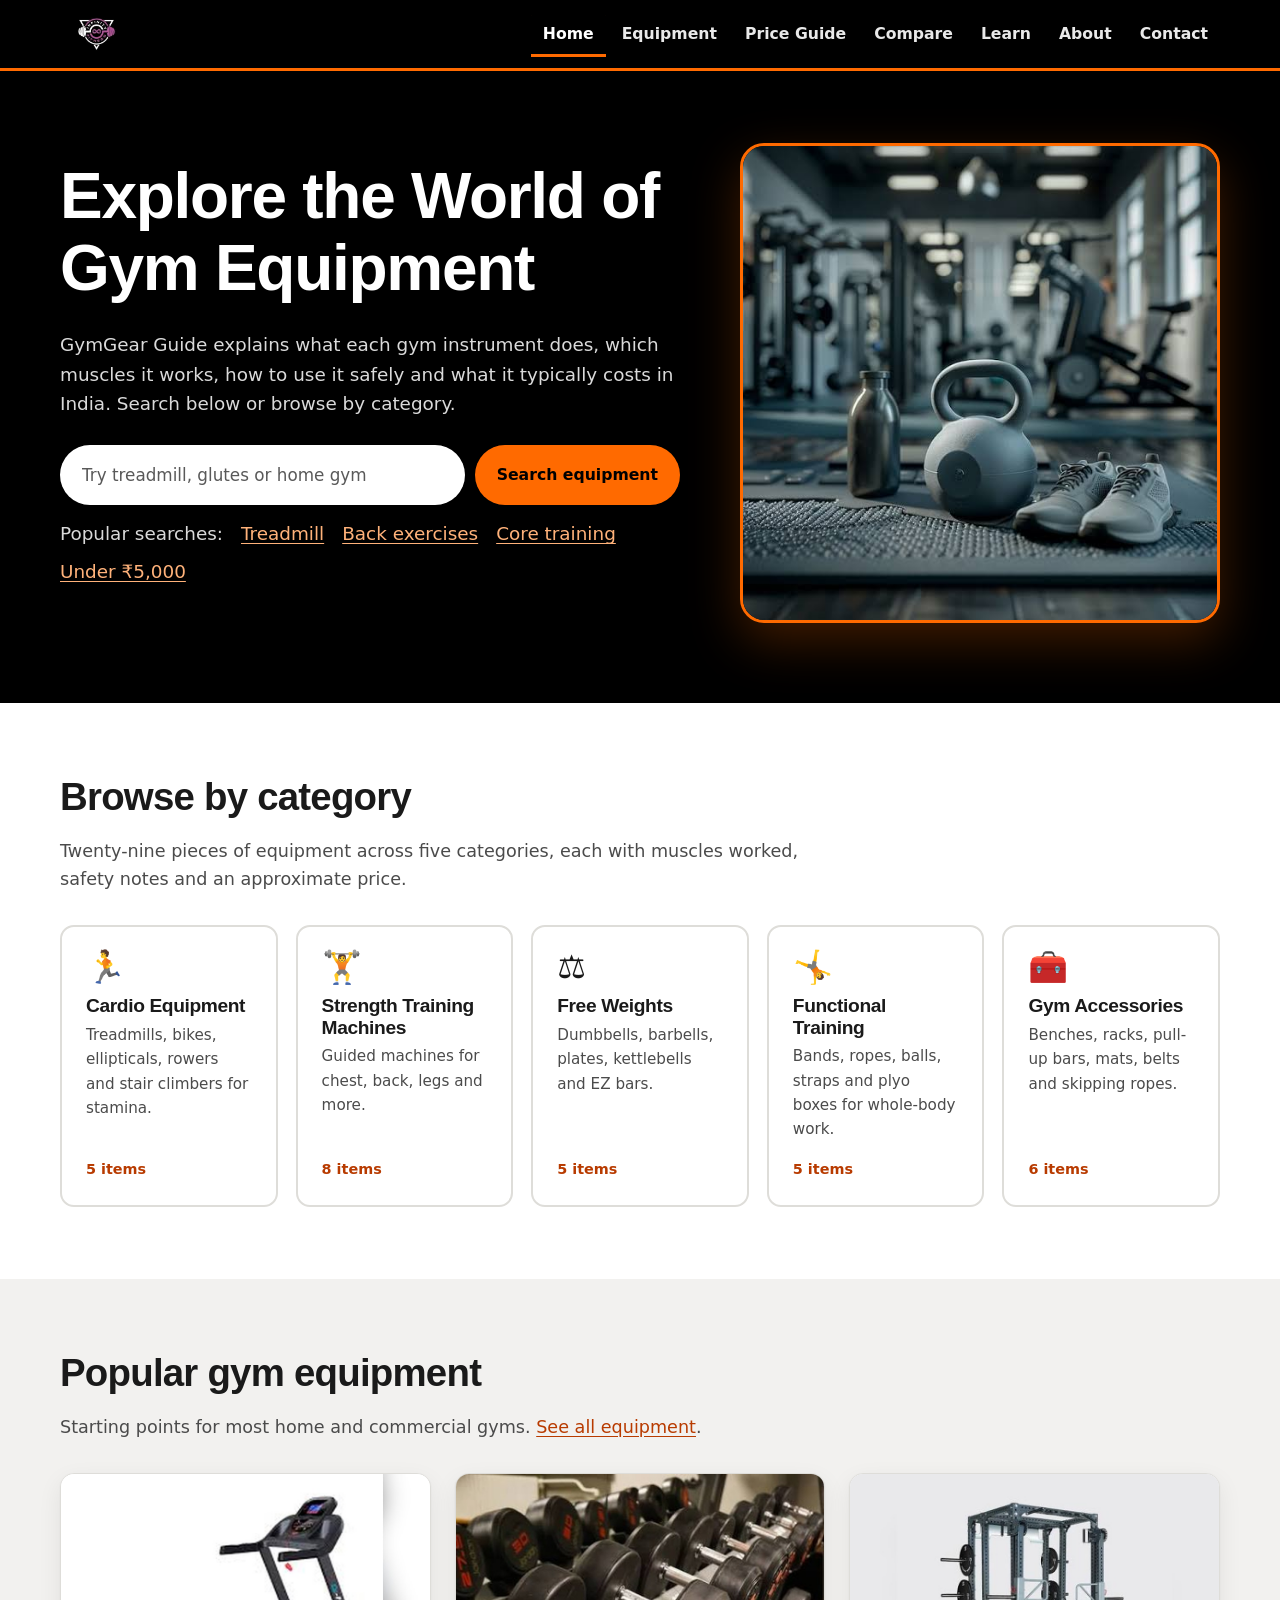
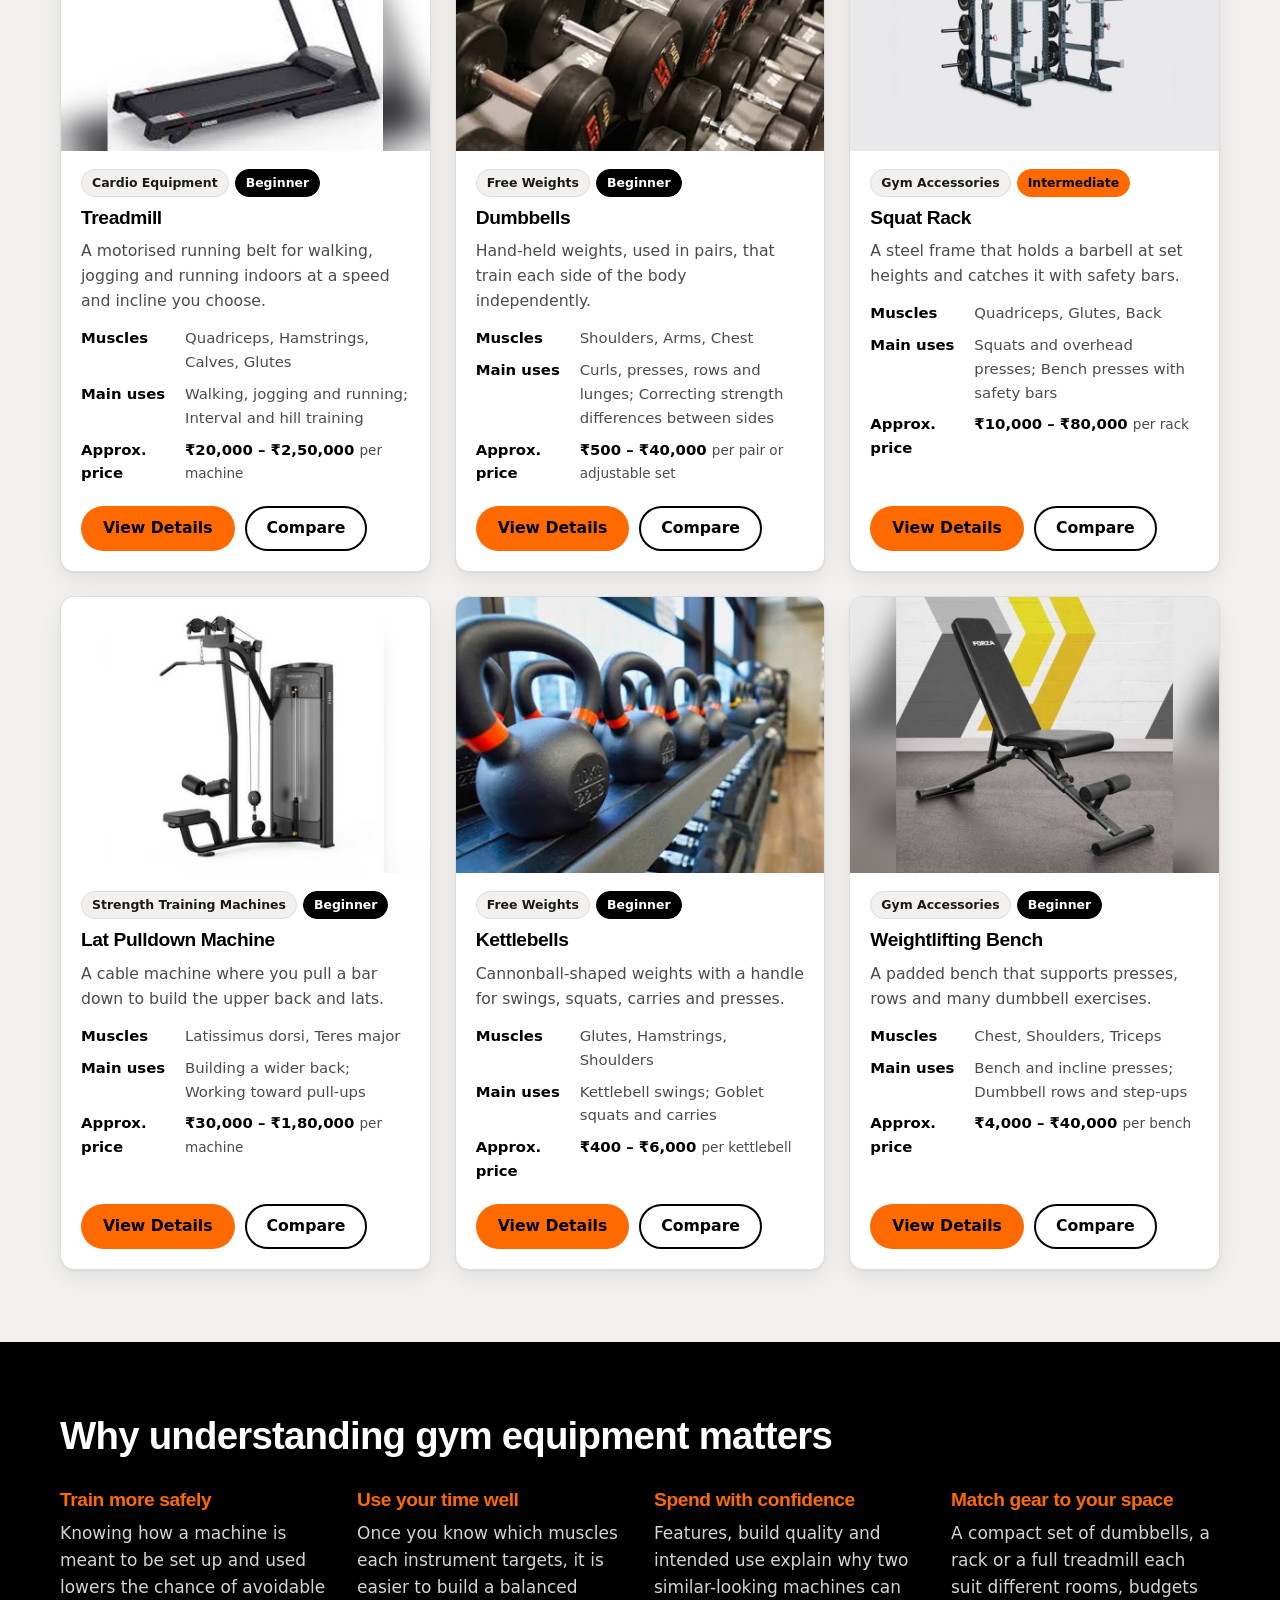
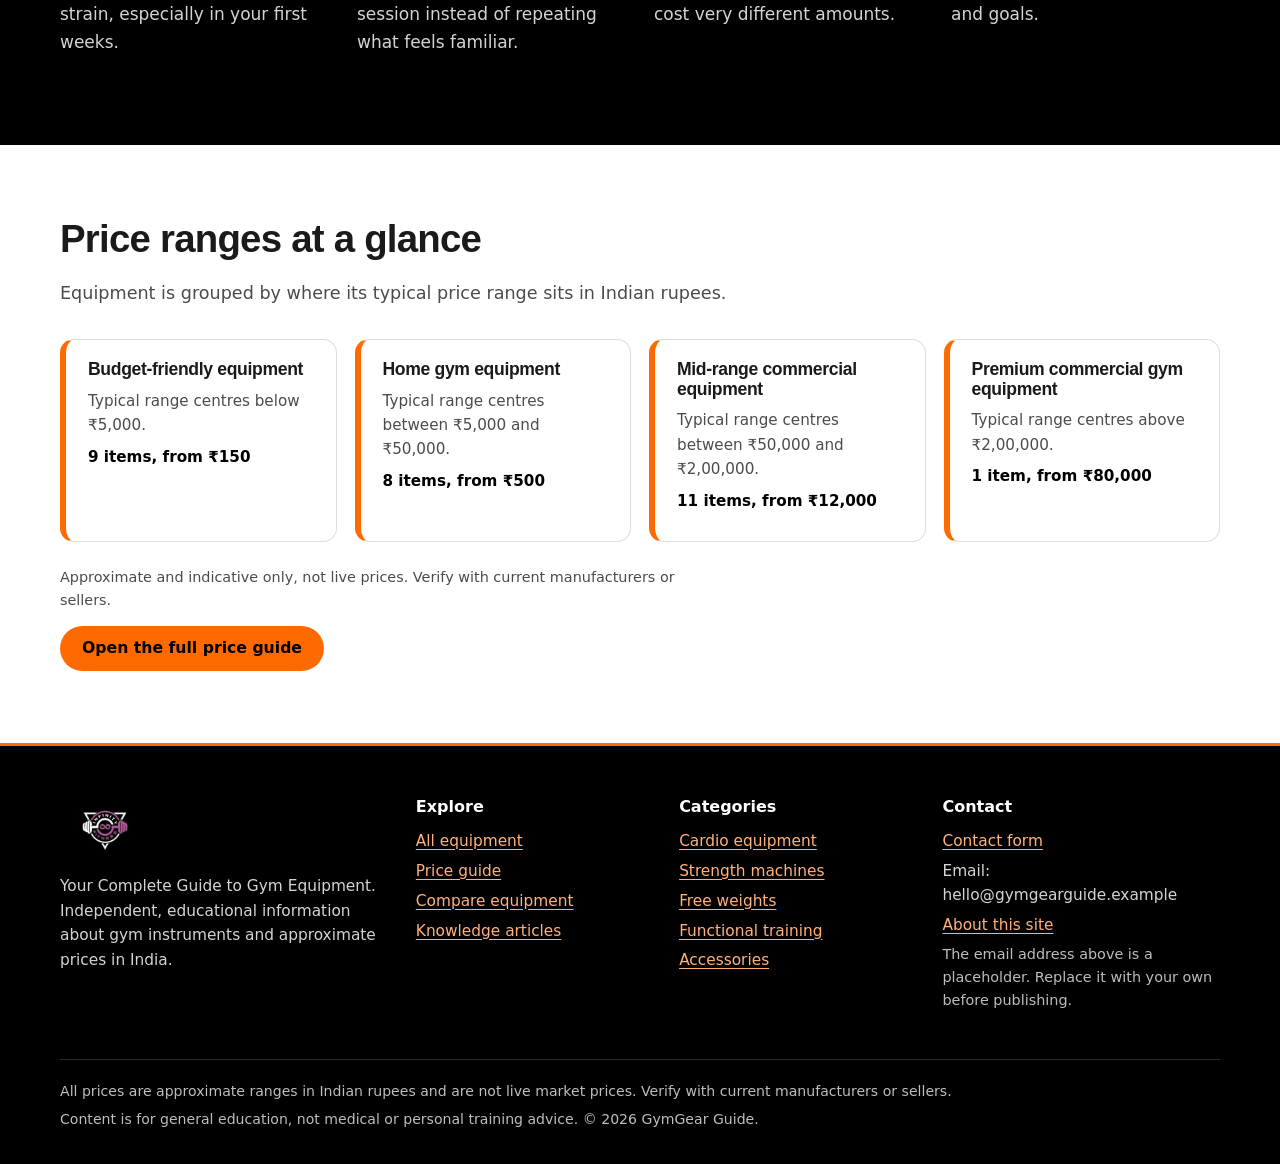
<file: GymGear-Guide/index.html>
<!DOCTYPE html>
<html lang="en">
<head>
  <meta name="google-site-verification" content="5f2Q-xsntaxH_DW5QKXvSb5Eysa1l7K8AroAJIiWN8g" />
<meta charset="utf-8">
<meta name="viewport" content="width=device-width, initial-scale=1">
<title>GymGear Guide: Gym Equipment Uses, Muscles and Price in India</title>
<meta name="description" content="Explore gym equipment names, uses and functions, muscles worked and approximate price ranges in India. A beginner-friendly guide to cardio, strength, free weights and more.">
<meta name="theme-color" content="#000000">
<!-- When your final domain is known, add: <link rel="canonical" href="https://YOUR-DOMAIN/THIS-PAGE.html"> -->
<link rel="icon" href="assets/favicon.svg" type="image/svg+xml">
<link rel="stylesheet" href="css/style.css">
<link rel="stylesheet" href="css/responsive.css">
</head>
<body>
<a class="skip-link" href="#main">Skip to main content</a>
<header class="site-header">
  <div class="container header-row">
    <a class="brand" href="index.html" aria-label="GymGear Guide home"><img class="brand-logo" src="assets/logo.png" alt="Infinity Fitness logo" width="248" height="176"></a>
    <nav id="site-nav" aria-label="Main navigation">
      <button class="nav-toggle" type="button" aria-expanded="false" aria-controls="site-nav">Menu</button>
      <ul class="nav-list"><li><a href="index.html" aria-current="page">Home</a></li><li><a href="equipment.html">Equipment</a></li><li><a href="price-guide.html">Price Guide</a></li><li><a href="comparison.html">Compare</a></li><li><a href="articles.html">Learn</a></li><li><a href="about.html">About</a></li><li><a href="contact.html">Contact</a></li></ul>
    </nav>
  </div>
</header>
<main id="main">

<section class="hero">
  <div class="container hero-grid">
    <div>
      <h1>Explore the World of Gym Equipment</h1>
      <p>GymGear Guide explains what each gym instrument does, which muscles it works, how to use it safely and what it typically costs in India. Search below or browse by category.</p>
      <form class="search-bar" action="equipment.html" method="get" role="search">
        <label class="sr-only" for="home-q">Search gym equipment</label>
        <input id="home-q" name="q" type="search" placeholder="Try treadmill, glutes or home gym" autocomplete="off">
        <button class="btn btn-primary" type="submit">Search equipment</button>
      </form>
      <p class="hero-links">Popular searches:
        <a href="equipment.html?q=treadmill">Treadmill</a>
        <a href="equipment.html?q=back">Back exercises</a>
        <a href="equipment.html?q=core">Core training</a>
        <a href="equipment.html?price=0-5000">Under &#8377;5,000</a>
      </p>
    </div>
    <img class="hero-photo" src="images/hero.jpg" alt="Grey kettlebell, water bottle and training shoes on a gym floor with machines behind" width="554" height="554" fetchpriority="high" decoding="async">
  </div>
</section>

<section class="section" aria-labelledby="cats-h">
  <div class="container">
    <div class="section-head"><h2 id="cats-h">Browse by category</h2>
      <p>Twenty-nine pieces of equipment across five categories, each with muscles worked, safety notes and an approximate price.</p></div>
    <div class="cat-grid"><a class="cat-card" href="equipment.html?cat=cardio"><span class="cat-icon" aria-hidden="true">🏃</span><h3>Cardio Equipment</h3><p>Treadmills, bikes, ellipticals, rowers and stair climbers for stamina.</p><span class="cat-count" data-cat-count="cardio"></span></a><a class="cat-card" href="equipment.html?cat=strength"><span class="cat-icon" aria-hidden="true">🏋️</span><h3>Strength Training Machines</h3><p>Guided machines for chest, back, legs and more.</p><span class="cat-count" data-cat-count="strength"></span></a><a class="cat-card" href="equipment.html?cat=free-weights"><span class="cat-icon" aria-hidden="true">⚖️</span><h3>Free Weights</h3><p>Dumbbells, barbells, plates, kettlebells and EZ bars.</p><span class="cat-count" data-cat-count="free-weights"></span></a><a class="cat-card" href="equipment.html?cat=functional"><span class="cat-icon" aria-hidden="true">🤸</span><h3>Functional Training</h3><p>Bands, ropes, balls, straps and plyo boxes for whole-body work.</p><span class="cat-count" data-cat-count="functional"></span></a><a class="cat-card" href="equipment.html?cat=accessories"><span class="cat-icon" aria-hidden="true">🧰</span><h3>Gym Accessories</h3><p>Benches, racks, pull-up bars, mats, belts and skipping ropes.</p><span class="cat-count" data-cat-count="accessories"></span></a></div>
  </div>
</section>

<section class="section section-light" aria-labelledby="pop-h">
  <div class="container">
    <div class="section-head"><h2 id="pop-h">Popular gym equipment</h2>
      <p>Starting points for most home and commercial gyms. <a href="equipment.html">See all equipment</a>.</p></div>
    <div class="grid" id="popular"><noscript><p>Turn on JavaScript to see equipment cards, or <a href="equipment.html">open the full equipment list</a>.</p></noscript></div>
  </div>
</section>

<section class="section section-dark" aria-labelledby="why-h">
  <div class="container">
    <div class="section-head"><h2 id="why-h">Why understanding gym equipment matters</h2></div>
    <div class="why-grid">
      <div><h3>Train more safely</h3><p>Knowing how a machine is meant to be set up and used lowers the chance of avoidable strain, especially in your first weeks.</p></div>
      <div><h3>Use your time well</h3><p>Once you know which muscles each instrument targets, it is easier to build a balanced session instead of repeating what feels familiar.</p></div>
      <div><h3>Spend with confidence</h3><p>Features, build quality and intended use explain why two similar-looking machines can cost very different amounts.</p></div>
      <div><h3>Match gear to your space</h3><p>A compact set of dumbbells, a rack or a full treadmill each suit different rooms, budgets and goals.</p></div>
    </div>
  </div>
</section>

<section class="section" aria-labelledby="price-h">
  <div class="container">
    <div class="section-head"><h2 id="price-h">Price ranges at a glance</h2>
      <p>Equipment is grouped by where its typical price range sits in Indian rupees.</p></div>
    <div class="tier-grid" id="tier-overview"><noscript><p>See the <a href="price-guide.html">price guide</a> for ranges.</p></noscript></div>
    <p class="fineprint">Approximate and indicative only, not live prices. Verify with current manufacturers or sellers.</p>
    <a class="btn btn-primary" href="price-guide.html">Open the full price guide</a>
  </div>
</section>

</main>
<footer class="site-footer">
  <div class="container">
    <div class="footer-grid">
      <div>
        <p class="brand" style="margin-bottom:.6em"><img class="brand-logo" src="assets/logo.png" alt="Infinity Fitness logo" width="248" height="176"></p>
        <p>Your Complete Guide to Gym Equipment. Independent, educational information about gym instruments and approximate prices in India.</p>
      </div>
      <div>
        <h2>Explore</h2>
        <ul>
          <li><a href="equipment.html">All equipment</a></li>
          <li><a href="price-guide.html">Price guide</a></li>
          <li><a href="comparison.html">Compare equipment</a></li>
          <li><a href="articles.html">Knowledge articles</a></li>
        </ul>
      </div>
      <div>
        <h2>Categories</h2>
        <ul>
          <li><a href="equipment.html?cat=cardio">Cardio equipment</a></li>
          <li><a href="equipment.html?cat=strength">Strength machines</a></li>
          <li><a href="equipment.html?cat=free-weights">Free weights</a></li>
          <li><a href="equipment.html?cat=functional">Functional training</a></li>
          <li><a href="equipment.html?cat=accessories">Accessories</a></li>
        </ul>
      </div>
      <div>
        <h2>Contact</h2>
        <ul>
          <li><a href="contact.html">Contact form</a></li>
          <li>Email: hello@gymgearguide.example</li>
          <li><a href="about.html">About this site</a></li>
        </ul>
        <p class="fineprint" style="color:#bdbdbd">The email address above is a placeholder. Replace it with your own before publishing.</p>
      </div>
    </div>
    <div class="footer-note">
      <p>All prices are approximate ranges in Indian rupees and are not live market prices. Verify with current manufacturers or sellers.</p>
      <p>Content is for general education, not medical or personal training advice. &copy; <span data-year>2026</span> GymGear Guide.</p>
    </div>
  </div>
</footer>
<button type="button" class="back-top" id="back-top" aria-label="Back to top">&uarr;</button>
<script src="js/equipment-data.js"></script>
<script src="js/main.js"></script>

</body>
</html>
</file>
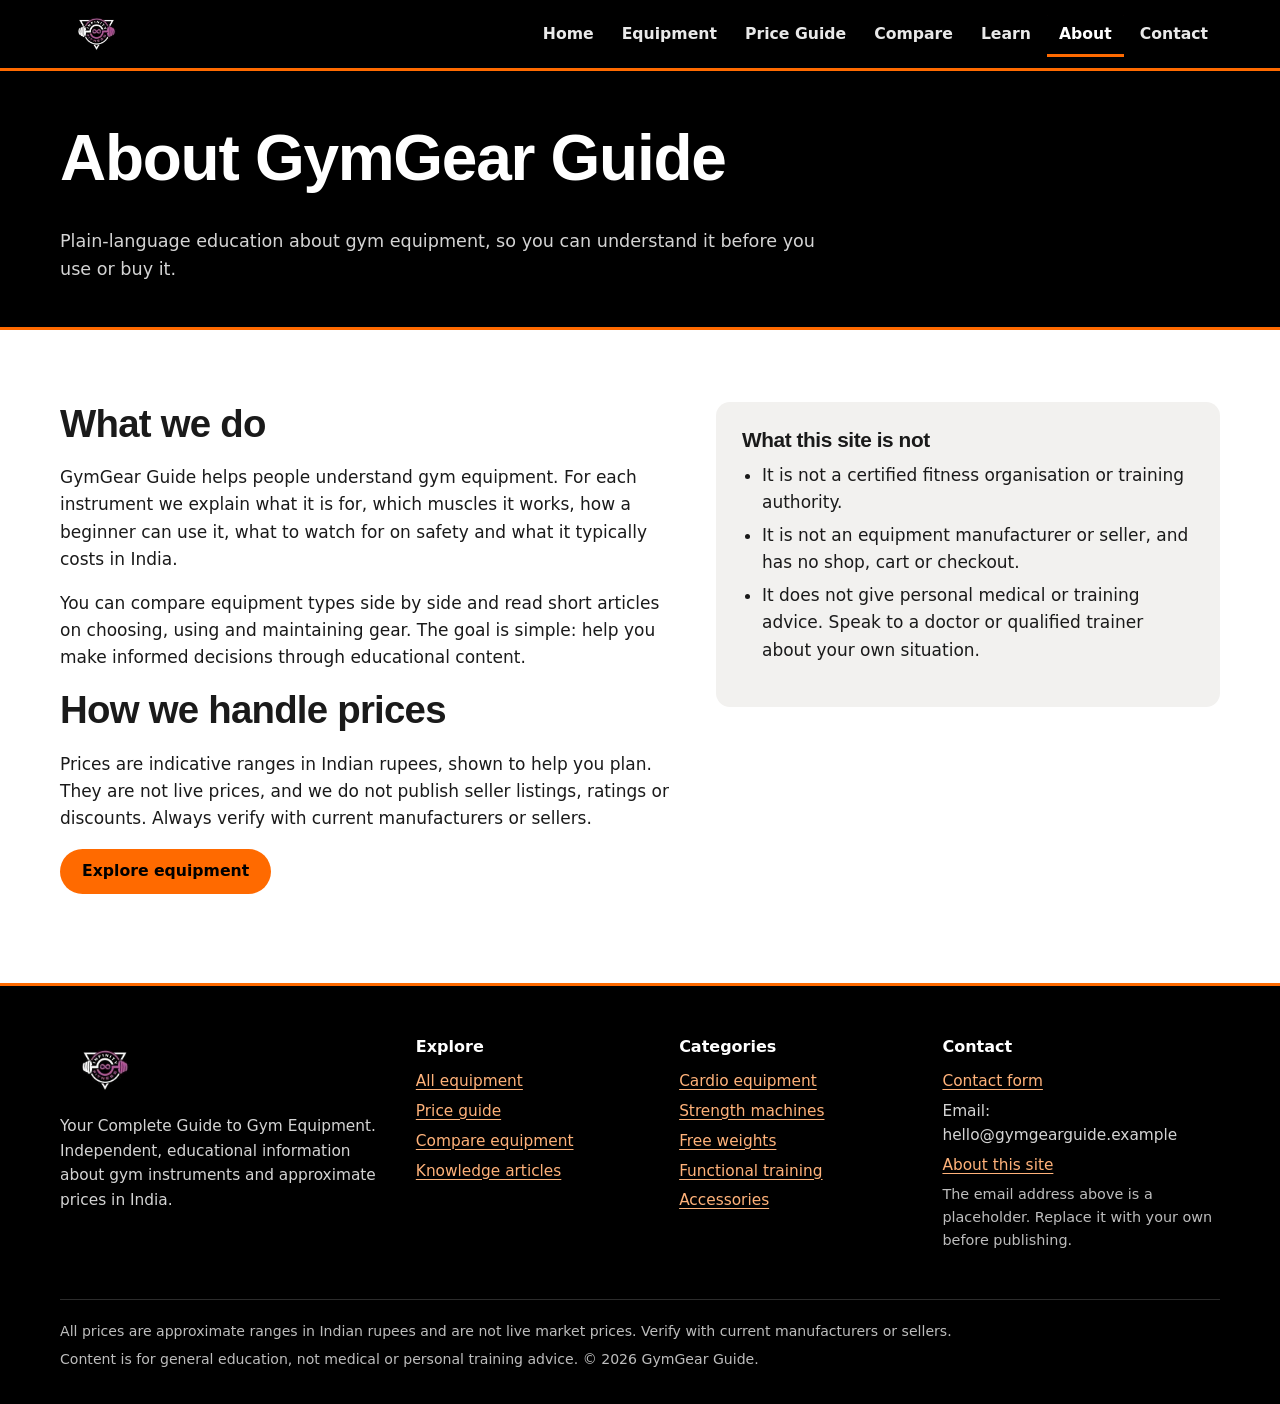
<file: GymGear-Guide/about.html>
<!DOCTYPE html>
<html lang="en">
<head>
<meta charset="utf-8">
<meta name="viewport" content="width=device-width, initial-scale=1">
<title>About GymGear Guide: Educational Gym Equipment Information</title>
<meta name="description" content="GymGear Guide is an educational resource that explains gym equipment, compares types and shows approximate prices in India. It is not a seller or certified fitness body.">
<meta name="theme-color" content="#000000">
<!-- When your final domain is known, add: <link rel="canonical" href="https://YOUR-DOMAIN/THIS-PAGE.html"> -->
<link rel="icon" href="assets/favicon.svg" type="image/svg+xml">
<link rel="stylesheet" href="css/style.css">
<link rel="stylesheet" href="css/responsive.css">
</head>
<body>
<a class="skip-link" href="#main">Skip to main content</a>
<header class="site-header">
  <div class="container header-row">
    <a class="brand" href="index.html" aria-label="GymGear Guide home"><img class="brand-logo" src="assets/logo.png" alt="Infinity Fitness logo" width="248" height="176"></a>
    <nav id="site-nav" aria-label="Main navigation">
      <button class="nav-toggle" type="button" aria-expanded="false" aria-controls="site-nav">Menu</button>
      <ul class="nav-list"><li><a href="index.html">Home</a></li><li><a href="equipment.html">Equipment</a></li><li><a href="price-guide.html">Price Guide</a></li><li><a href="comparison.html">Compare</a></li><li><a href="articles.html">Learn</a></li><li><a href="about.html" aria-current="page">About</a></li><li><a href="contact.html">Contact</a></li></ul>
    </nav>
  </div>
</header>
<main id="main">
<section class="page-hero"><div class="container"><h1>About GymGear Guide</h1><p>Plain-language education about gym equipment, so you can understand it before you use or buy it.</p></div></section>
<section class="section">
  <div class="container two-up">
    <div>
      <h2>What we do</h2>
      <p>GymGear Guide helps people understand gym equipment. For each instrument we explain what it is for, which muscles it works, how a beginner can use it, what to watch for on safety and what it typically costs in India.</p>
      <p>You can compare equipment types side by side and read short articles on choosing, using and maintaining gear. The goal is simple: help you make informed decisions through educational content.</p>
      <h2>How we handle prices</h2>
      <p>Prices are indicative ranges in Indian rupees, shown to help you plan. They are not live prices, and we do not publish seller listings, ratings or discounts. Always verify with current manufacturers or sellers.</p>
      <p><a class="btn btn-primary" href="equipment.html">Explore equipment</a></p>
    </div>
    <aside class="panel" aria-labelledby="not-h">
      <h2 id="not-h" style="font-size:1.3rem">What this site is not</h2>
      <ul>
        <li>It is not a certified fitness organisation or training authority.</li>
        <li>It is not an equipment manufacturer or seller, and has no shop, cart or checkout.</li>
        <li>It does not give personal medical or training advice. Speak to a doctor or qualified trainer about your own situation.</li>
      </ul>
    </aside>
  </div>
</section>

</main>
<footer class="site-footer">
  <div class="container">
    <div class="footer-grid">
      <div>
        <p class="brand" style="margin-bottom:.6em"><img class="brand-logo" src="assets/logo.png" alt="Infinity Fitness logo" width="248" height="176"></p>
        <p>Your Complete Guide to Gym Equipment. Independent, educational information about gym instruments and approximate prices in India.</p>
      </div>
      <div>
        <h2>Explore</h2>
        <ul>
          <li><a href="equipment.html">All equipment</a></li>
          <li><a href="price-guide.html">Price guide</a></li>
          <li><a href="comparison.html">Compare equipment</a></li>
          <li><a href="articles.html">Knowledge articles</a></li>
        </ul>
      </div>
      <div>
        <h2>Categories</h2>
        <ul>
          <li><a href="equipment.html?cat=cardio">Cardio equipment</a></li>
          <li><a href="equipment.html?cat=strength">Strength machines</a></li>
          <li><a href="equipment.html?cat=free-weights">Free weights</a></li>
          <li><a href="equipment.html?cat=functional">Functional training</a></li>
          <li><a href="equipment.html?cat=accessories">Accessories</a></li>
        </ul>
      </div>
      <div>
        <h2>Contact</h2>
        <ul>
          <li><a href="contact.html">Contact form</a></li>
          <li>Email: hello@gymgearguide.example</li>
          <li><a href="about.html">About this site</a></li>
        </ul>
        <p class="fineprint" style="color:#bdbdbd">The email address above is a placeholder. Replace it with your own before publishing.</p>
      </div>
    </div>
    <div class="footer-note">
      <p>All prices are approximate ranges in Indian rupees and are not live market prices. Verify with current manufacturers or sellers.</p>
      <p>Content is for general education, not medical or personal training advice. &copy; <span data-year>2026</span> GymGear Guide.</p>
    </div>
  </div>
</footer>
<button type="button" class="back-top" id="back-top" aria-label="Back to top">&uarr;</button>
<script src="js/equipment-data.js"></script>
<script src="js/main.js"></script>

</body>
</html>
</file>
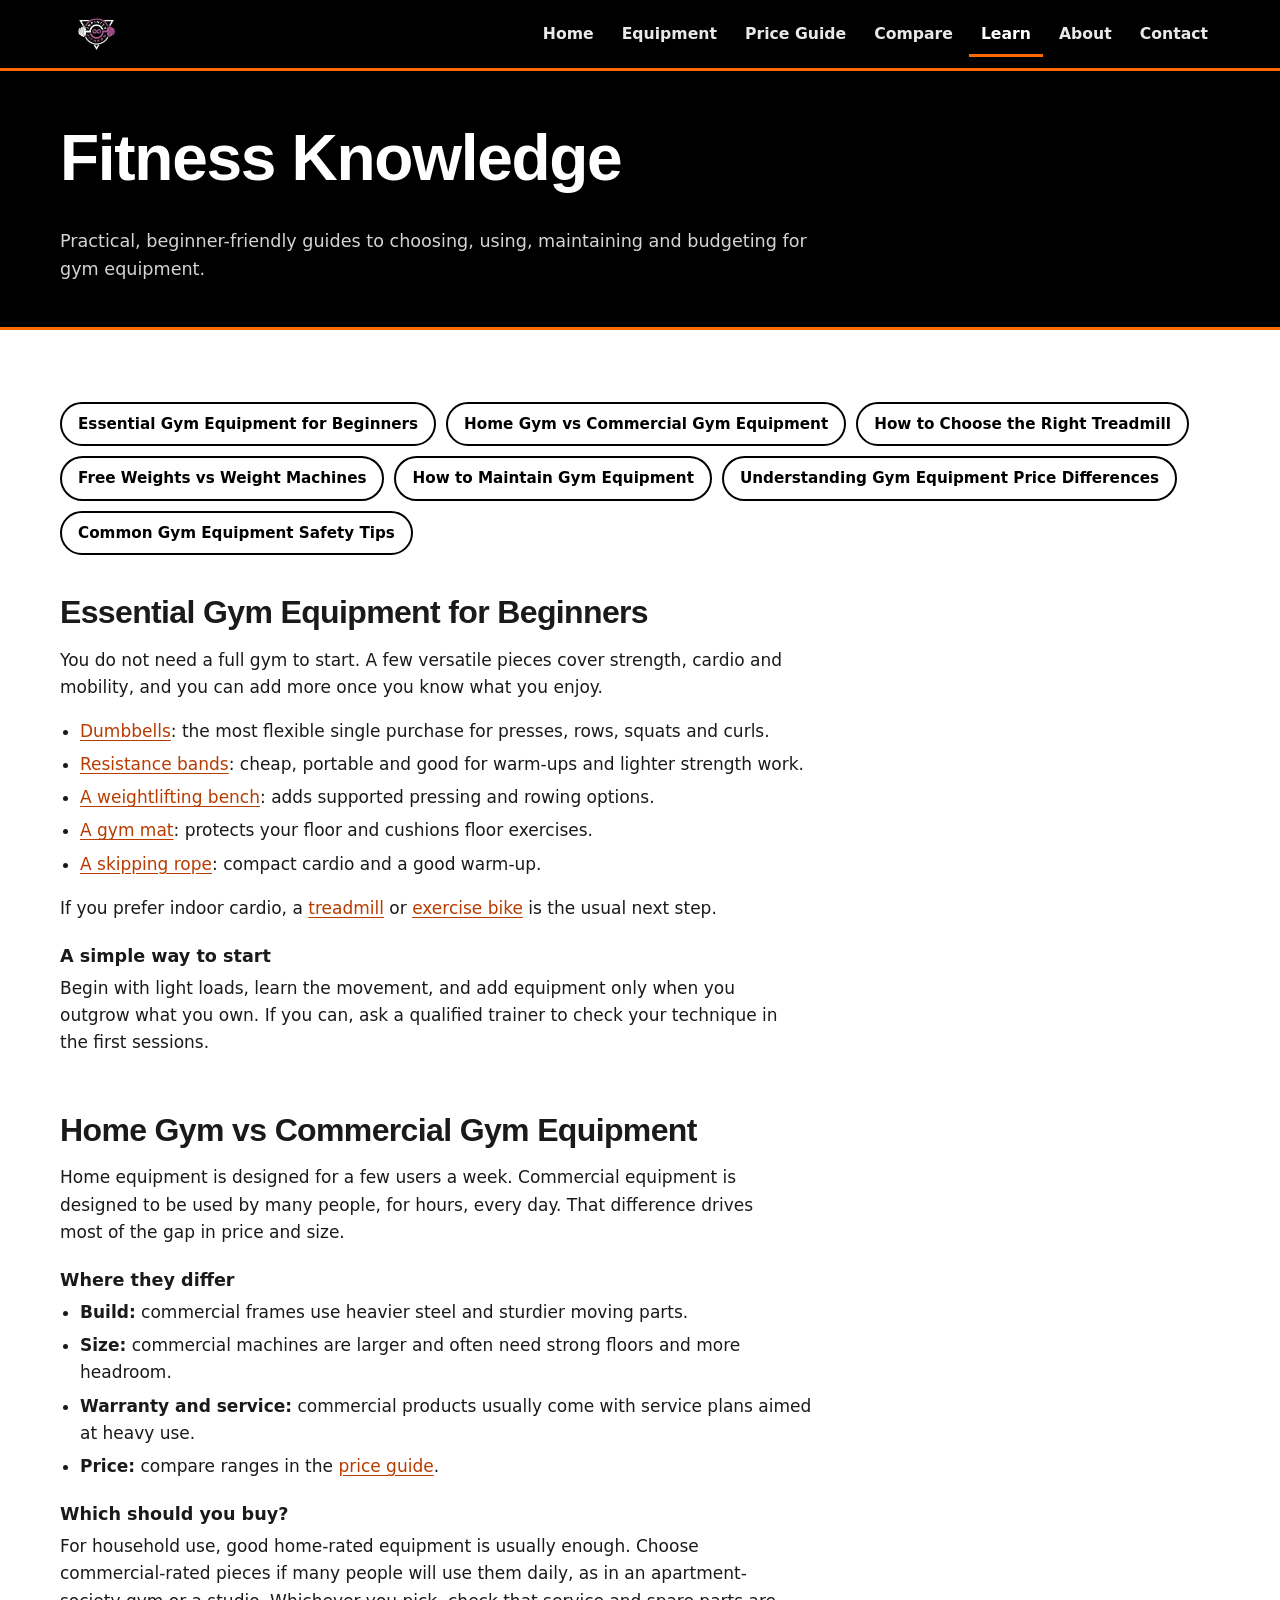
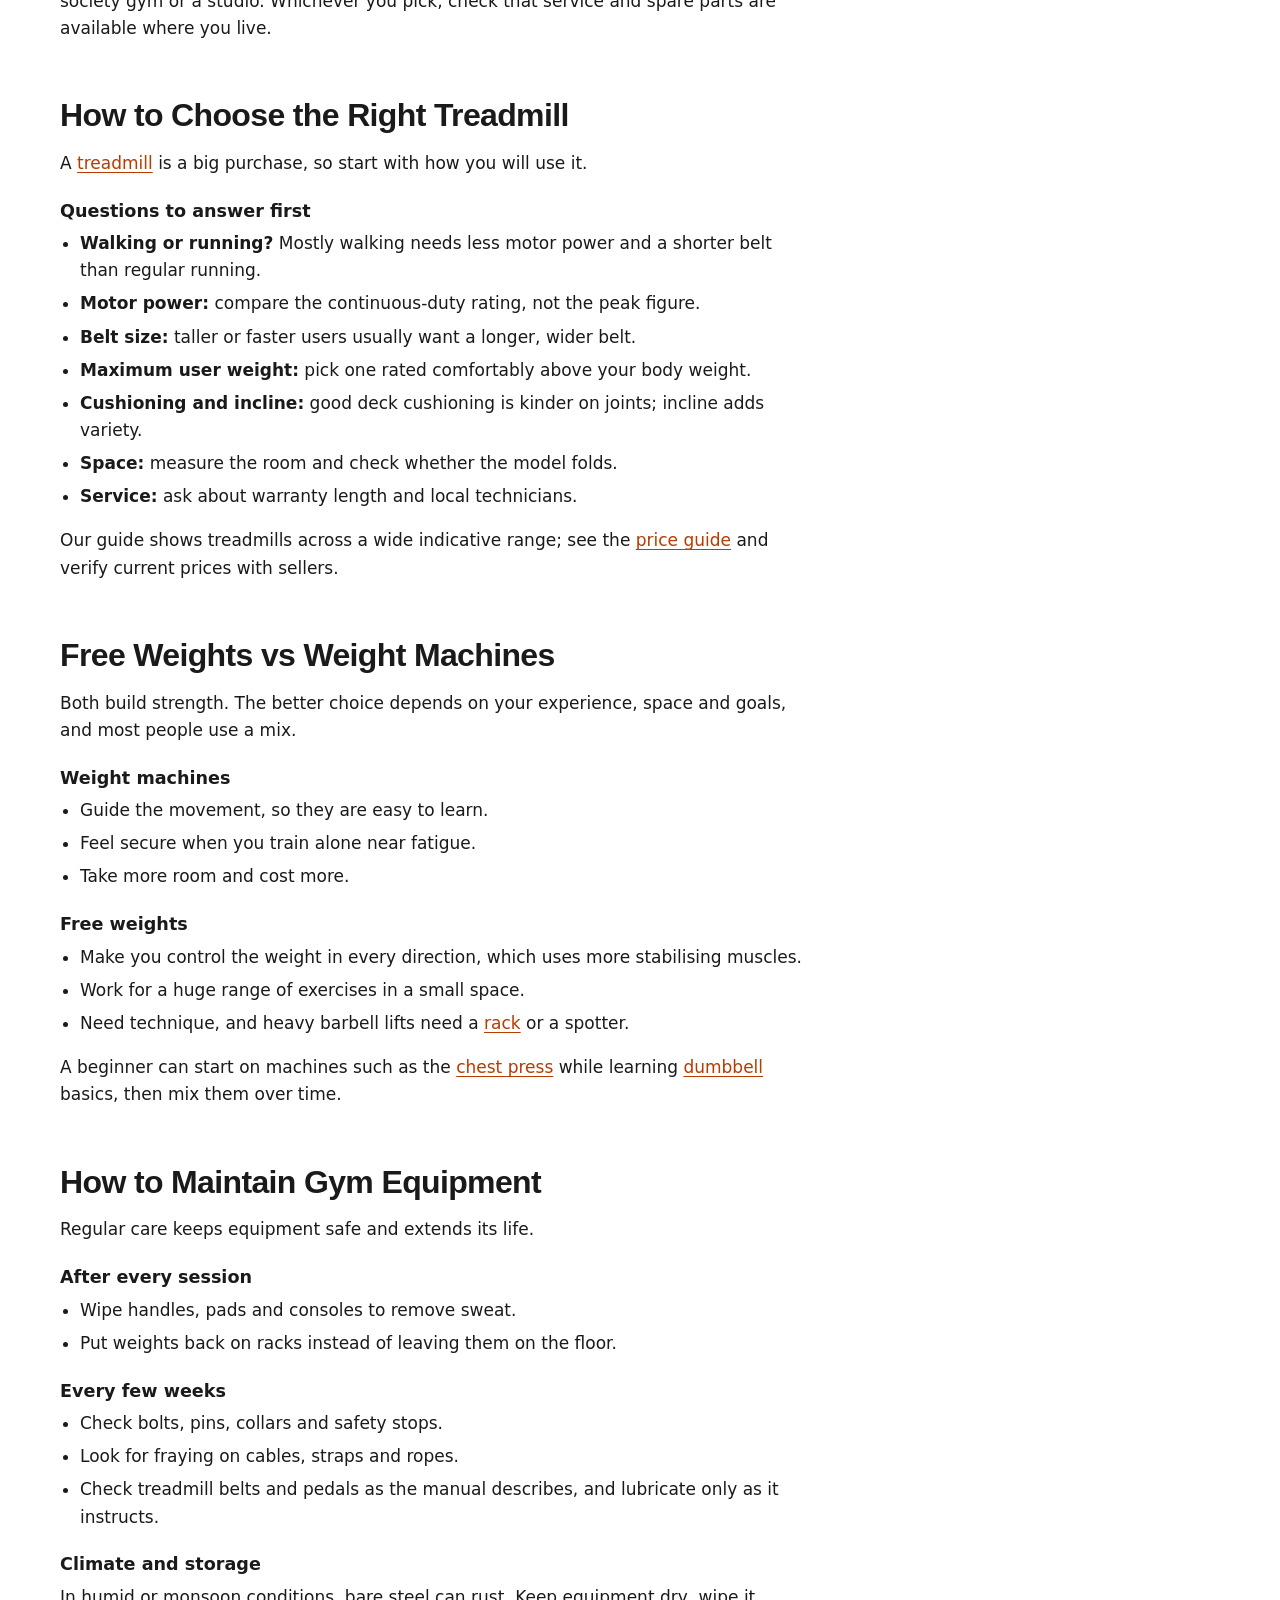
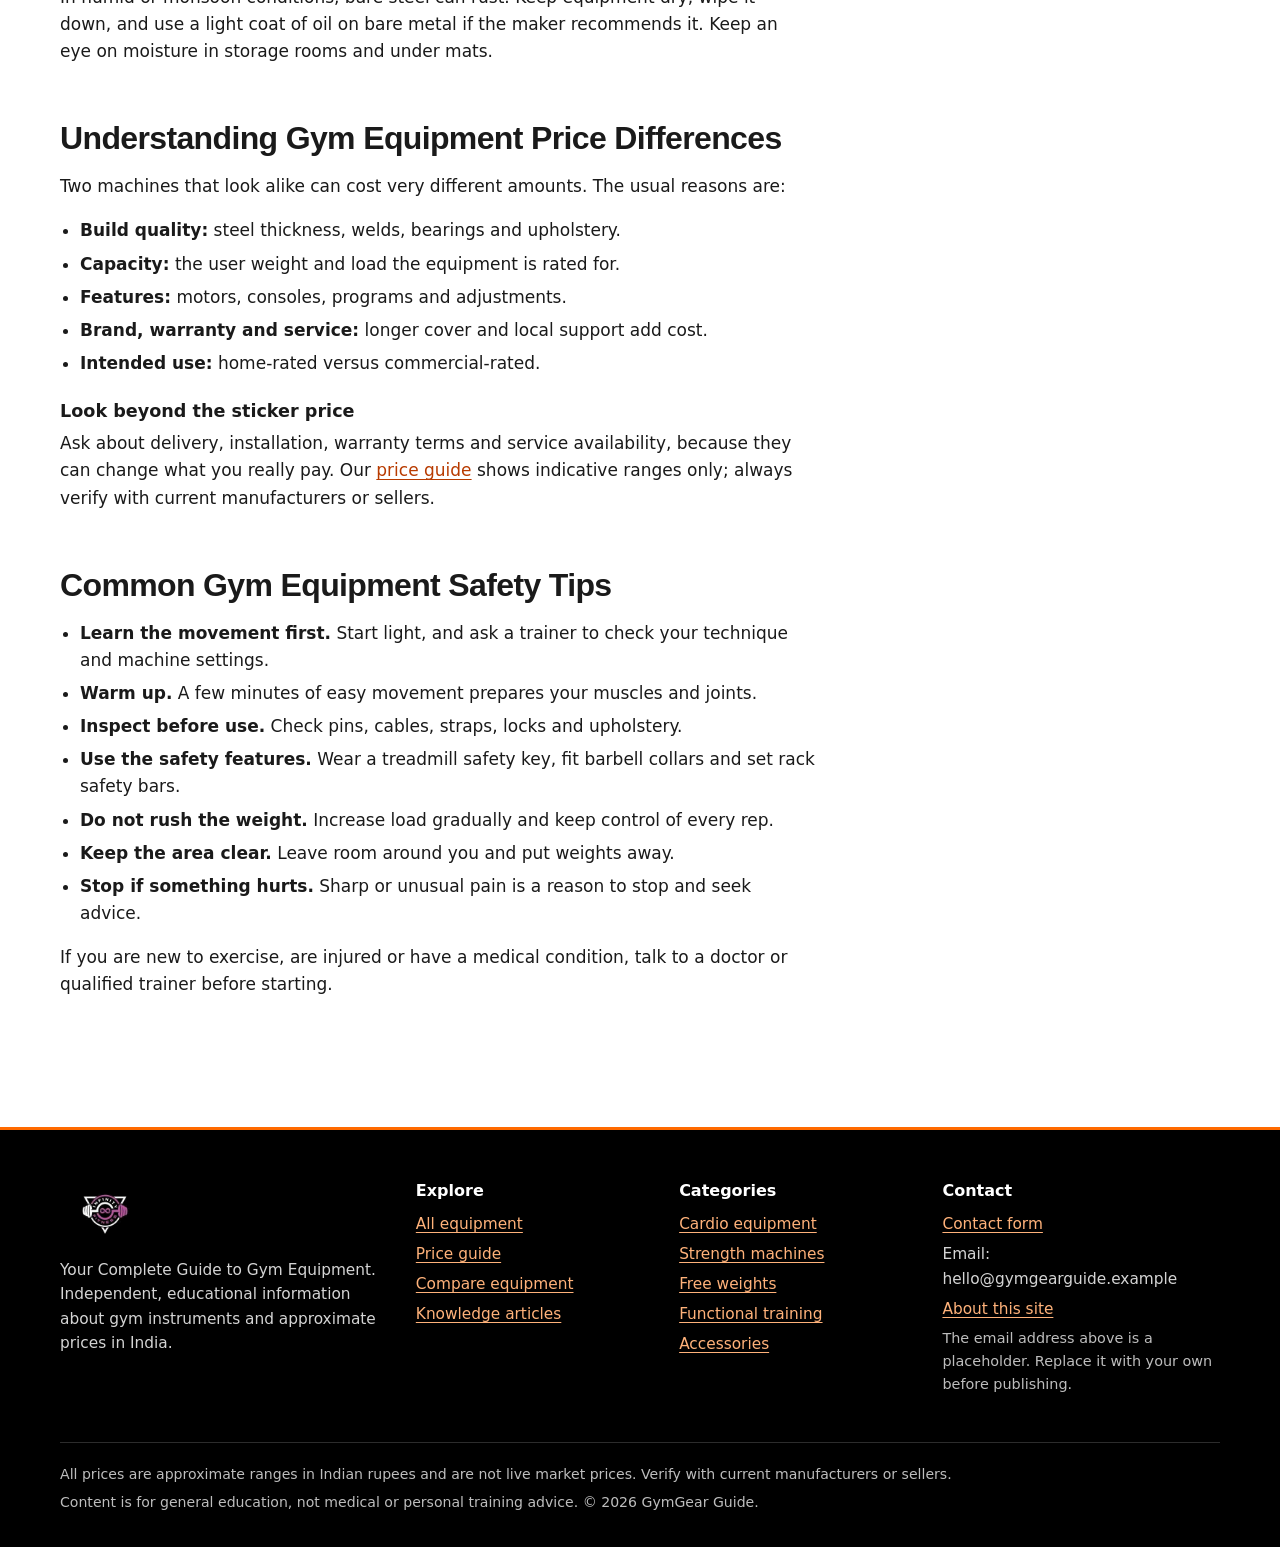
<file: GymGear-Guide/articles.html>
<!DOCTYPE html>
<html lang="en">
<head>
<meta charset="utf-8">
<meta name="viewport" content="width=device-width, initial-scale=1">
<title>Gym Equipment Guides and Articles for Beginners | GymGear Guide</title>
<meta name="description" content="Beginner-friendly articles on essential gym equipment, home vs commercial gear, choosing a treadmill, free weights vs machines, maintenance, prices and safety.">
<meta name="theme-color" content="#000000">
<!-- When your final domain is known, add: <link rel="canonical" href="https://YOUR-DOMAIN/THIS-PAGE.html"> -->
<link rel="icon" href="assets/favicon.svg" type="image/svg+xml">
<link rel="stylesheet" href="css/style.css">
<link rel="stylesheet" href="css/responsive.css">
</head>
<body>
<a class="skip-link" href="#main">Skip to main content</a>
<header class="site-header">
  <div class="container header-row">
    <a class="brand" href="index.html" aria-label="GymGear Guide home"><img class="brand-logo" src="assets/logo.png" alt="Infinity Fitness logo" width="248" height="176"></a>
    <nav id="site-nav" aria-label="Main navigation">
      <button class="nav-toggle" type="button" aria-expanded="false" aria-controls="site-nav">Menu</button>
      <ul class="nav-list"><li><a href="index.html">Home</a></li><li><a href="equipment.html">Equipment</a></li><li><a href="price-guide.html">Price Guide</a></li><li><a href="comparison.html">Compare</a></li><li><a href="articles.html" aria-current="page">Learn</a></li><li><a href="about.html">About</a></li><li><a href="contact.html">Contact</a></li></ul>
    </nav>
  </div>
</header>
<main id="main">
<section class="page-hero"><div class="container"><h1>Fitness Knowledge</h1><p>Practical, beginner-friendly guides to choosing, using, maintaining and budgeting for gym equipment.</p></div></section><section class="section"><div class="container"><ul class="article-nav" aria-label="Jump to article"><li><a href="#beginners">Essential Gym Equipment for Beginners</a></li><li><a href="#home-vs-commercial">Home Gym vs Commercial Gym Equipment</a></li><li><a href="#choose-treadmill">How to Choose the Right Treadmill</a></li><li><a href="#free-weights-vs-machines">Free Weights vs Weight Machines</a></li><li><a href="#maintain-equipment">How to Maintain Gym Equipment</a></li><li><a href="#price-differences">Understanding Gym Equipment Price Differences</a></li><li><a href="#safety-tips">Common Gym Equipment Safety Tips</a></li></ul><article class="article" id="beginners"><h2>Essential Gym Equipment for Beginners</h2>
<p>You do not need a full gym to start. A few versatile pieces cover strength, cardio and mobility, and you can add more once you know what you enjoy.</p>
<ul>
<li><a href="equipment-details.html?id=dumbbells">Dumbbells</a>: the most flexible single purchase for presses, rows, squats and curls.</li>
<li><a href="equipment-details.html?id=resistance-bands">Resistance bands</a>: cheap, portable and good for warm-ups and lighter strength work.</li>
<li><a href="equipment-details.html?id=weightlifting-bench">A weightlifting bench</a>: adds supported pressing and rowing options.</li>
<li><a href="equipment-details.html?id=gym-mats">A gym mat</a>: protects your floor and cushions floor exercises.</li>
<li><a href="equipment-details.html?id=skipping-rope">A skipping rope</a>: compact cardio and a good warm-up.</li>
</ul>
<p>If you prefer indoor cardio, a <a href="equipment-details.html?id=treadmill">treadmill</a> or <a href="equipment-details.html?id=exercise-bike">exercise bike</a> is the usual next step.</p>
<h3>A simple way to start</h3>
<p>Begin with light loads, learn the movement, and add equipment only when you outgrow what you own. If you can, ask a qualified trainer to check your technique in the first sessions.</p></article><article class="article" id="home-vs-commercial"><h2>Home Gym vs Commercial Gym Equipment</h2>
<p>Home equipment is designed for a few users a week. Commercial equipment is designed to be used by many people, for hours, every day. That difference drives most of the gap in price and size.</p>
<h3>Where they differ</h3>
<ul>
<li><strong>Build:</strong> commercial frames use heavier steel and sturdier moving parts.</li>
<li><strong>Size:</strong> commercial machines are larger and often need strong floors and more headroom.</li>
<li><strong>Warranty and service:</strong> commercial products usually come with service plans aimed at heavy use.</li>
<li><strong>Price:</strong> compare ranges in the <a href="price-guide.html">price guide</a>.</li>
</ul>
<h3>Which should you buy?</h3>
<p>For household use, good home-rated equipment is usually enough. Choose commercial-rated pieces if many people will use them daily, as in an apartment-society gym or a studio. Whichever you pick, check that service and spare parts are available where you live.</p></article><article class="article" id="choose-treadmill"><h2>How to Choose the Right Treadmill</h2>
<p>A <a href="equipment-details.html?id=treadmill">treadmill</a> is a big purchase, so start with how you will use it.</p>
<h3>Questions to answer first</h3>
<ul>
<li><strong>Walking or running?</strong> Mostly walking needs less motor power and a shorter belt than regular running.</li>
<li><strong>Motor power:</strong> compare the continuous-duty rating, not the peak figure.</li>
<li><strong>Belt size:</strong> taller or faster users usually want a longer, wider belt.</li>
<li><strong>Maximum user weight:</strong> pick one rated comfortably above your body weight.</li>
<li><strong>Cushioning and incline:</strong> good deck cushioning is kinder on joints; incline adds variety.</li>
<li><strong>Space:</strong> measure the room and check whether the model folds.</li>
<li><strong>Service:</strong> ask about warranty length and local technicians.</li>
</ul>
<p>Our guide shows treadmills across a wide indicative range; see the <a href="price-guide.html">price guide</a> and verify current prices with sellers.</p></article><article class="article" id="free-weights-vs-machines"><h2>Free Weights vs Weight Machines</h2>
<p>Both build strength. The better choice depends on your experience, space and goals, and most people use a mix.</p>
<h3>Weight machines</h3>
<ul>
<li>Guide the movement, so they are easy to learn.</li>
<li>Feel secure when you train alone near fatigue.</li>
<li>Take more room and cost more.</li>
</ul>
<h3>Free weights</h3>
<ul>
<li>Make you control the weight in every direction, which uses more stabilising muscles.</li>
<li>Work for a huge range of exercises in a small space.</li>
<li>Need technique, and heavy barbell lifts need a <a href="equipment-details.html?id=squat-rack">rack</a> or a spotter.</li>
</ul>
<p>A beginner can start on machines such as the <a href="equipment-details.html?id=chest-press-machine">chest press</a> while learning <a href="equipment-details.html?id=dumbbells">dumbbell</a> basics, then mix them over time.</p></article><article class="article" id="maintain-equipment"><h2>How to Maintain Gym Equipment</h2>
<p>Regular care keeps equipment safe and extends its life.</p>
<h3>After every session</h3>
<ul><li>Wipe handles, pads and consoles to remove sweat.</li><li>Put weights back on racks instead of leaving them on the floor.</li></ul>
<h3>Every few weeks</h3>
<ul>
<li>Check bolts, pins, collars and safety stops.</li>
<li>Look for fraying on cables, straps and ropes.</li>
<li>Check treadmill belts and pedals as the manual describes, and lubricate only as it instructs.</li>
</ul>
<h3>Climate and storage</h3>
<p>In humid or monsoon conditions, bare steel can rust. Keep equipment dry, wipe it down, and use a light coat of oil on bare metal if the maker recommends it. Keep an eye on moisture in storage rooms and under mats.</p></article><article class="article" id="price-differences"><h2>Understanding Gym Equipment Price Differences</h2>
<p>Two machines that look alike can cost very different amounts. The usual reasons are:</p>
<ul>
<li><strong>Build quality:</strong> steel thickness, welds, bearings and upholstery.</li>
<li><strong>Capacity:</strong> the user weight and load the equipment is rated for.</li>
<li><strong>Features:</strong> motors, consoles, programs and adjustments.</li>
<li><strong>Brand, warranty and service:</strong> longer cover and local support add cost.</li>
<li><strong>Intended use:</strong> home-rated versus commercial-rated.</li>
</ul>
<h3>Look beyond the sticker price</h3>
<p>Ask about delivery, installation, warranty terms and service availability, because they can change what you really pay. Our <a href="price-guide.html">price guide</a> shows indicative ranges only; always verify with current manufacturers or sellers.</p></article><article class="article" id="safety-tips"><h2>Common Gym Equipment Safety Tips</h2>
<ul>
<li><strong>Learn the movement first.</strong> Start light, and ask a trainer to check your technique and machine settings.</li>
<li><strong>Warm up.</strong> A few minutes of easy movement prepares your muscles and joints.</li>
<li><strong>Inspect before use.</strong> Check pins, cables, straps, locks and upholstery.</li>
<li><strong>Use the safety features.</strong> Wear a treadmill safety key, fit barbell collars and set rack safety bars.</li>
<li><strong>Do not rush the weight.</strong> Increase load gradually and keep control of every rep.</li>
<li><strong>Keep the area clear.</strong> Leave room around you and put weights away.</li>
<li><strong>Stop if something hurts.</strong> Sharp or unusual pain is a reason to stop and seek advice.</li>
</ul>
<p>If you are new to exercise, are injured or have a medical condition, talk to a doctor or qualified trainer before starting.</p></article></div></section>
</main>
<footer class="site-footer">
  <div class="container">
    <div class="footer-grid">
      <div>
        <p class="brand" style="margin-bottom:.6em"><img class="brand-logo" src="assets/logo.png" alt="Infinity Fitness logo" width="248" height="176"></p>
        <p>Your Complete Guide to Gym Equipment. Independent, educational information about gym instruments and approximate prices in India.</p>
      </div>
      <div>
        <h2>Explore</h2>
        <ul>
          <li><a href="equipment.html">All equipment</a></li>
          <li><a href="price-guide.html">Price guide</a></li>
          <li><a href="comparison.html">Compare equipment</a></li>
          <li><a href="articles.html">Knowledge articles</a></li>
        </ul>
      </div>
      <div>
        <h2>Categories</h2>
        <ul>
          <li><a href="equipment.html?cat=cardio">Cardio equipment</a></li>
          <li><a href="equipment.html?cat=strength">Strength machines</a></li>
          <li><a href="equipment.html?cat=free-weights">Free weights</a></li>
          <li><a href="equipment.html?cat=functional">Functional training</a></li>
          <li><a href="equipment.html?cat=accessories">Accessories</a></li>
        </ul>
      </div>
      <div>
        <h2>Contact</h2>
        <ul>
          <li><a href="contact.html">Contact form</a></li>
          <li>Email: hello@gymgearguide.example</li>
          <li><a href="about.html">About this site</a></li>
        </ul>
        <p class="fineprint" style="color:#bdbdbd">The email address above is a placeholder. Replace it with your own before publishing.</p>
      </div>
    </div>
    <div class="footer-note">
      <p>All prices are approximate ranges in Indian rupees and are not live market prices. Verify with current manufacturers or sellers.</p>
      <p>Content is for general education, not medical or personal training advice. &copy; <span data-year>2026</span> GymGear Guide.</p>
    </div>
  </div>
</footer>
<button type="button" class="back-top" id="back-top" aria-label="Back to top">&uarr;</button>
<script src="js/equipment-data.js"></script>
<script src="js/main.js"></script>

</body>
</html>
</file>
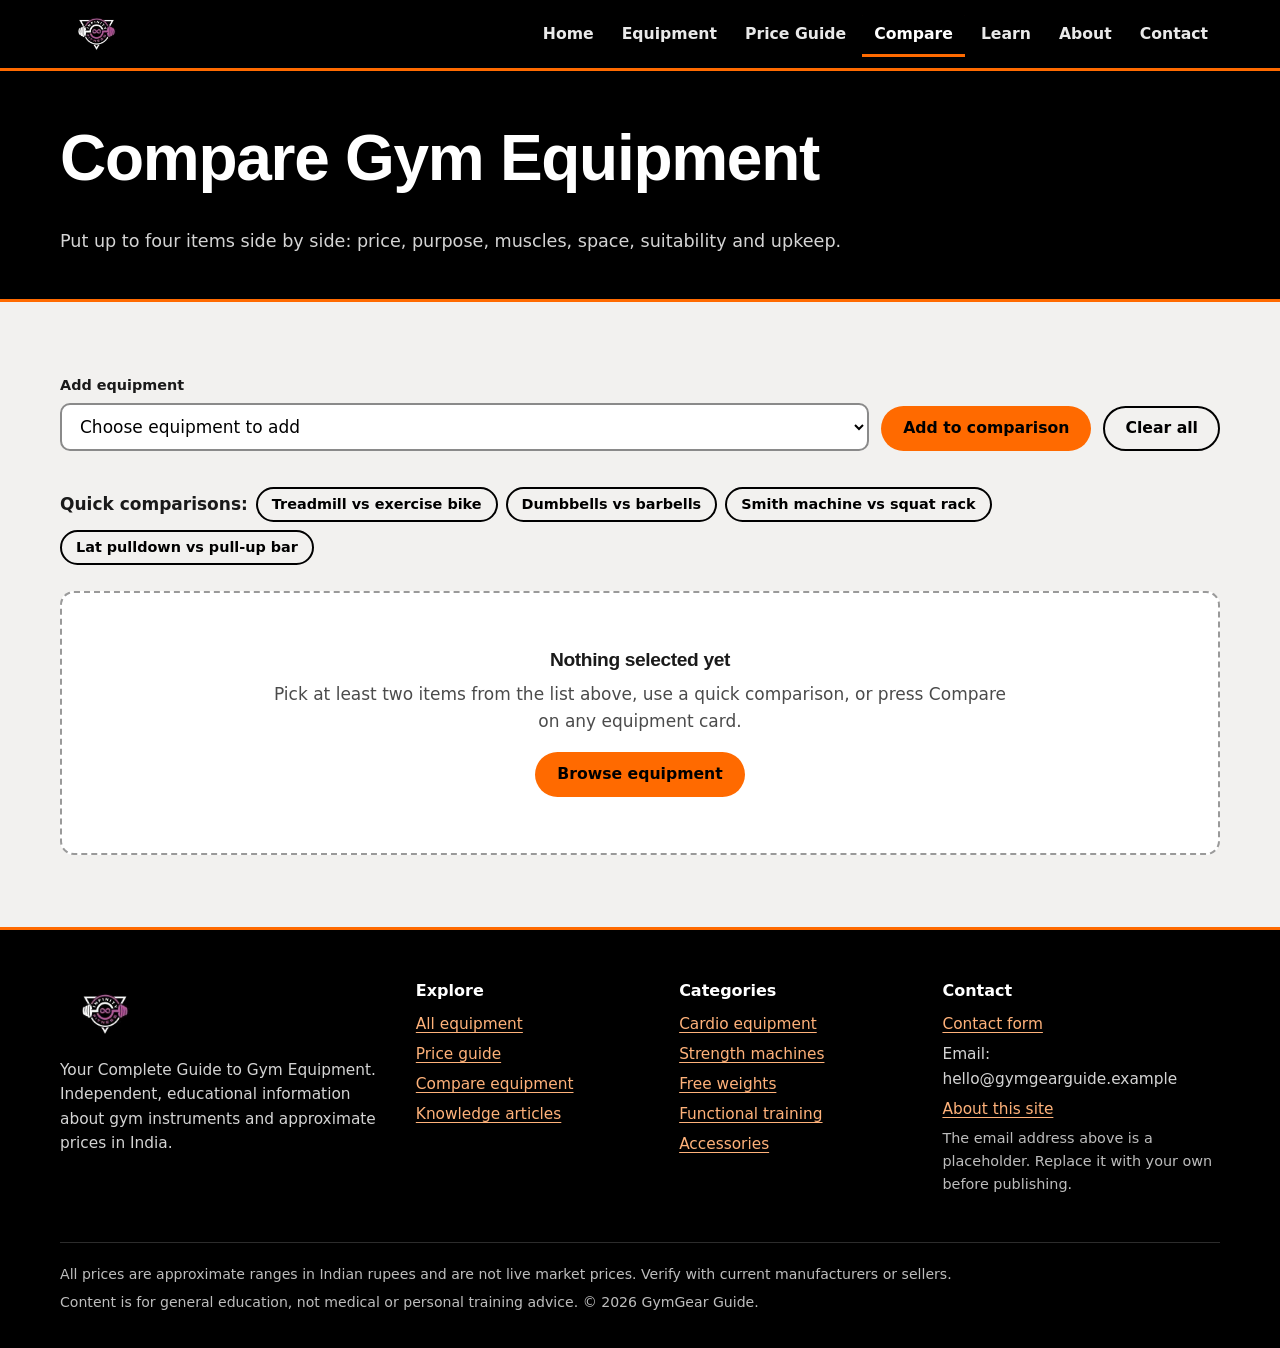
<file: GymGear-Guide/comparison.html>
<!DOCTYPE html>
<html lang="en">
<head>
<meta charset="utf-8">
<meta name="viewport" content="width=device-width, initial-scale=1">
<title>Compare Gym Equipment Side by Side | GymGear Guide</title>
<meta name="description" content="Compare gym equipment by approximate price in India, purpose, muscles worked, space needed, home or commercial use, beginner suitability and maintenance.">
<meta name="theme-color" content="#000000">
<!-- When your final domain is known, add: <link rel="canonical" href="https://YOUR-DOMAIN/THIS-PAGE.html"> -->
<link rel="icon" href="assets/favicon.svg" type="image/svg+xml">
<link rel="stylesheet" href="css/style.css">
<link rel="stylesheet" href="css/responsive.css">
</head>
<body data-page="comparison">
<a class="skip-link" href="#main">Skip to main content</a>
<header class="site-header">
  <div class="container header-row">
    <a class="brand" href="index.html" aria-label="GymGear Guide home"><img class="brand-logo" src="assets/logo.png" alt="Infinity Fitness logo" width="248" height="176"></a>
    <nav id="site-nav" aria-label="Main navigation">
      <button class="nav-toggle" type="button" aria-expanded="false" aria-controls="site-nav">Menu</button>
      <ul class="nav-list"><li><a href="index.html">Home</a></li><li><a href="equipment.html">Equipment</a></li><li><a href="price-guide.html">Price Guide</a></li><li><a href="comparison.html" aria-current="page">Compare</a></li><li><a href="articles.html">Learn</a></li><li><a href="about.html">About</a></li><li><a href="contact.html">Contact</a></li></ul>
    </nav>
  </div>
</header>
<main id="main">
<section class="page-hero"><div class="container"><h1>Compare Gym Equipment</h1><p>Put up to four items side by side: price, purpose, muscles, space, suitability and upkeep.</p></div></section>
<section class="section section-light">
  <div class="container">
    <div class="picker">
      <div class="field"><label for="compare-select">Add equipment</label>
        <select id="compare-select"><option value="">Choose equipment to add</option></select></div>
      <button type="button" class="btn btn-primary" id="compare-add">Add to comparison</button>
      <button type="button" class="btn btn-ghost" id="compare-clear" hidden>Clear all</button>
    </div>
    <ul class="chips" id="compare-chips" aria-label="Selected equipment"></ul>
    <div class="presets" id="compare-presets"><span>Quick comparisons:</span>
      <button type="button" class="btn btn-ghost" data-ids="treadmill,exercise-bike">Treadmill vs exercise bike</button>
      <button type="button" class="btn btn-ghost" data-ids="dumbbells,barbells">Dumbbells vs barbells</button>
      <button type="button" class="btn btn-ghost" data-ids="smith-machine,squat-rack">Smith machine vs squat rack</button>
      <button type="button" class="btn btn-ghost" data-ids="lat-pulldown-machine,pull-up-bar">Lat pulldown vs pull-up bar</button>
    </div>
    <div id="compare-output" aria-live="polite"><noscript><p>The comparison tool needs JavaScript.</p></noscript></div>
  </div>
</section>

</main>
<footer class="site-footer">
  <div class="container">
    <div class="footer-grid">
      <div>
        <p class="brand" style="margin-bottom:.6em"><img class="brand-logo" src="assets/logo.png" alt="Infinity Fitness logo" width="248" height="176"></p>
        <p>Your Complete Guide to Gym Equipment. Independent, educational information about gym instruments and approximate prices in India.</p>
      </div>
      <div>
        <h2>Explore</h2>
        <ul>
          <li><a href="equipment.html">All equipment</a></li>
          <li><a href="price-guide.html">Price guide</a></li>
          <li><a href="comparison.html">Compare equipment</a></li>
          <li><a href="articles.html">Knowledge articles</a></li>
        </ul>
      </div>
      <div>
        <h2>Categories</h2>
        <ul>
          <li><a href="equipment.html?cat=cardio">Cardio equipment</a></li>
          <li><a href="equipment.html?cat=strength">Strength machines</a></li>
          <li><a href="equipment.html?cat=free-weights">Free weights</a></li>
          <li><a href="equipment.html?cat=functional">Functional training</a></li>
          <li><a href="equipment.html?cat=accessories">Accessories</a></li>
        </ul>
      </div>
      <div>
        <h2>Contact</h2>
        <ul>
          <li><a href="contact.html">Contact form</a></li>
          <li>Email: hello@gymgearguide.example</li>
          <li><a href="about.html">About this site</a></li>
        </ul>
        <p class="fineprint" style="color:#bdbdbd">The email address above is a placeholder. Replace it with your own before publishing.</p>
      </div>
    </div>
    <div class="footer-note">
      <p>All prices are approximate ranges in Indian rupees and are not live market prices. Verify with current manufacturers or sellers.</p>
      <p>Content is for general education, not medical or personal training advice. &copy; <span data-year>2026</span> GymGear Guide.</p>
    </div>
  </div>
</footer>
<button type="button" class="back-top" id="back-top" aria-label="Back to top">&uarr;</button>
<script src="js/equipment-data.js"></script>
<script src="js/main.js"></script>
<script src="js/comparison.js"></script>
</body>
</html>
</file>
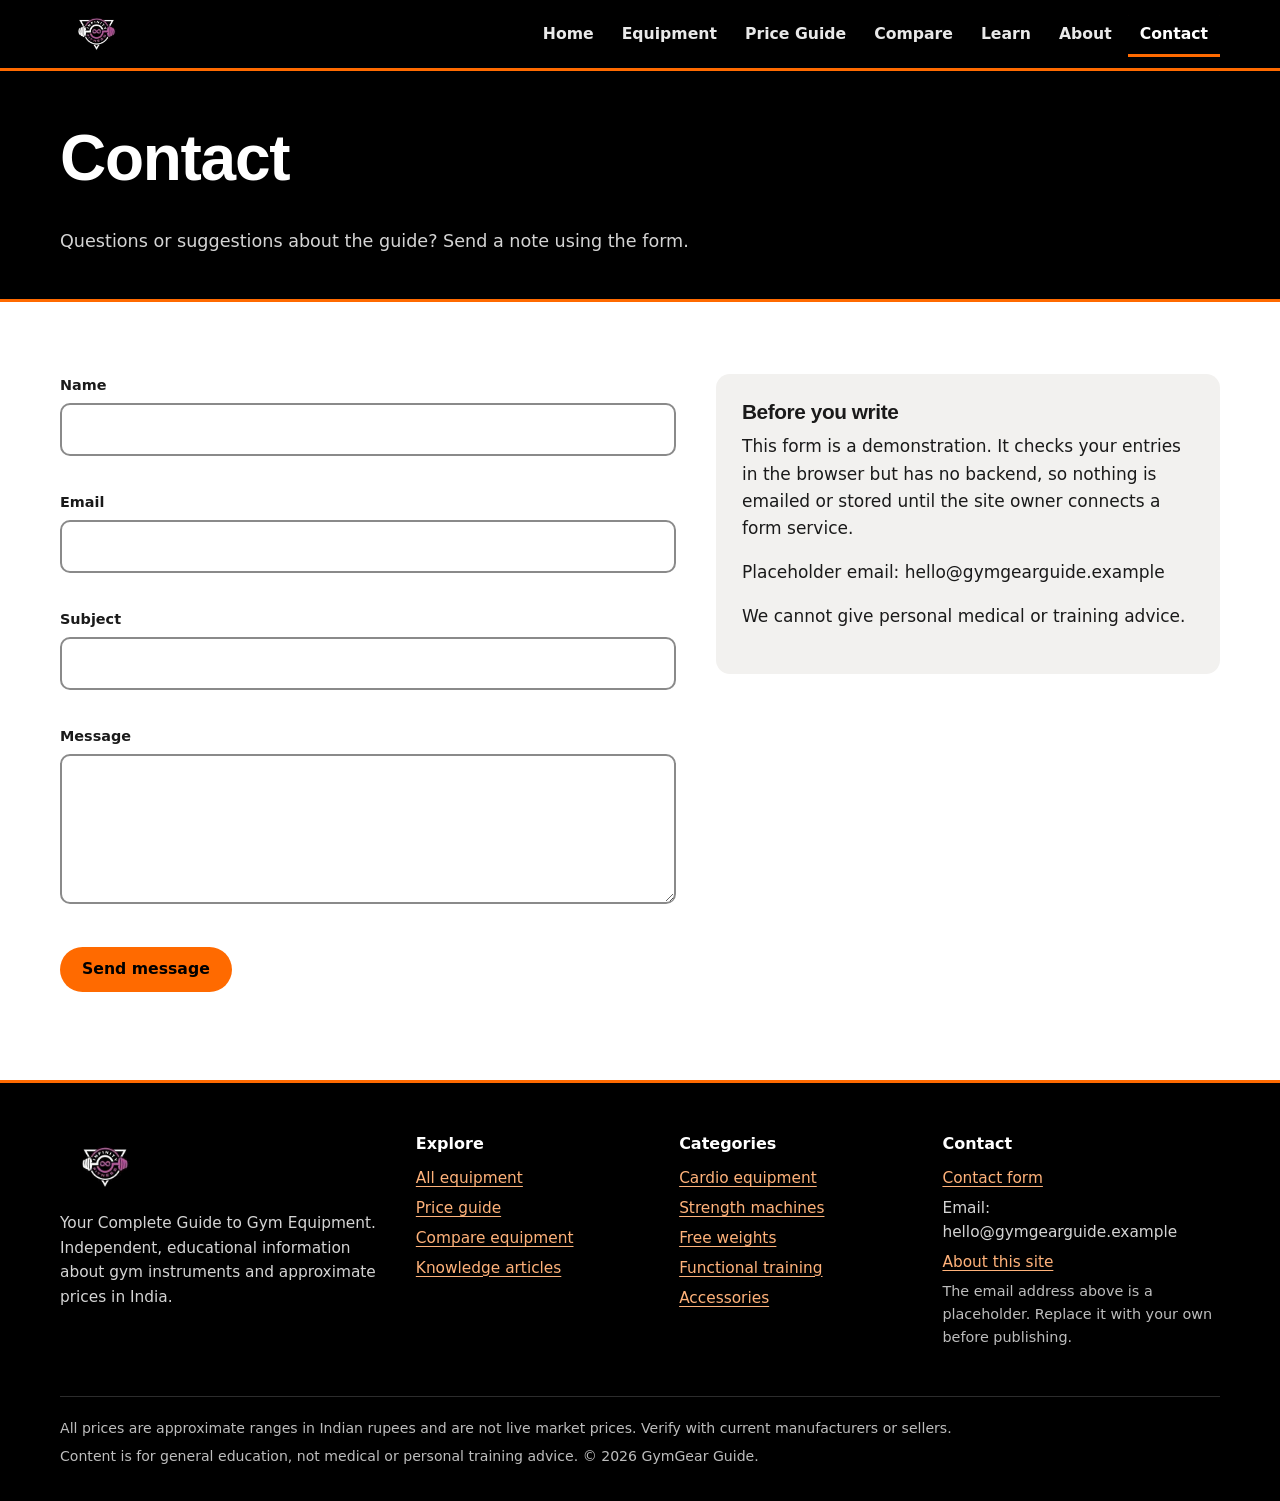
<file: GymGear-Guide/contact.html>
<!DOCTYPE html>
<html lang="en">
<head>
<meta charset="utf-8">
<meta name="viewport" content="width=device-width, initial-scale=1">
<title>Contact GymGear Guide</title>
<meta name="description" content="Contact GymGear Guide with questions or suggestions about gym equipment information. Demonstration form with browser-side validation.">
<meta name="theme-color" content="#000000">
<!-- When your final domain is known, add: <link rel="canonical" href="https://YOUR-DOMAIN/THIS-PAGE.html"> -->
<link rel="icon" href="assets/favicon.svg" type="image/svg+xml">
<link rel="stylesheet" href="css/style.css">
<link rel="stylesheet" href="css/responsive.css">
</head>
<body>
<a class="skip-link" href="#main">Skip to main content</a>
<header class="site-header">
  <div class="container header-row">
    <a class="brand" href="index.html" aria-label="GymGear Guide home"><img class="brand-logo" src="assets/logo.png" alt="Infinity Fitness logo" width="248" height="176"></a>
    <nav id="site-nav" aria-label="Main navigation">
      <button class="nav-toggle" type="button" aria-expanded="false" aria-controls="site-nav">Menu</button>
      <ul class="nav-list"><li><a href="index.html">Home</a></li><li><a href="equipment.html">Equipment</a></li><li><a href="price-guide.html">Price Guide</a></li><li><a href="comparison.html">Compare</a></li><li><a href="articles.html">Learn</a></li><li><a href="about.html">About</a></li><li><a href="contact.html" aria-current="page">Contact</a></li></ul>
    </nav>
  </div>
</header>
<main id="main">
<section class="page-hero"><div class="container"><h1>Contact</h1><p>Questions or suggestions about the guide? Send a note using the form.</p></div></section>
<section class="section">
  <div class="container two-up">
    <div>
      <form id="contact-form" class="contact-form" novalidate>
        <div class="field"><label for="c-name">Name</label>
          <input id="c-name" name="name" type="text" autocomplete="name" aria-describedby="e-name" required>
          <p class="error-msg" id="e-name" data-error-for="name"></p></div>
        <div class="field"><label for="c-email">Email</label>
          <input id="c-email" name="email" type="email" autocomplete="email" aria-describedby="e-email" required>
          <p class="error-msg" id="e-email" data-error-for="email"></p></div>
        <div class="field"><label for="c-subject">Subject</label>
          <input id="c-subject" name="subject" type="text" aria-describedby="e-subject" required>
          <p class="error-msg" id="e-subject" data-error-for="subject"></p></div>
        <div class="field"><label for="c-message">Message</label>
          <textarea id="c-message" name="message" aria-describedby="e-message" required></textarea>
          <p class="error-msg" id="e-message" data-error-for="message"></p></div>
        <button class="btn btn-primary" type="submit">Send message</button>
        <div id="form-status" class="form-status" role="status" aria-live="polite"></div>
      </form>
    </div>
    <aside class="panel">
      <h2 style="font-size:1.3rem">Before you write</h2>
      <p>This form is a demonstration. It checks your entries in the browser but has no backend, so nothing is emailed or stored until the site owner connects a form service.</p>
      <p>Placeholder email: hello@gymgearguide.example</p>
      <p>We cannot give personal medical or training advice.</p>
    </aside>
  </div>
</section>

</main>
<footer class="site-footer">
  <div class="container">
    <div class="footer-grid">
      <div>
        <p class="brand" style="margin-bottom:.6em"><img class="brand-logo" src="assets/logo.png" alt="Infinity Fitness logo" width="248" height="176"></p>
        <p>Your Complete Guide to Gym Equipment. Independent, educational information about gym instruments and approximate prices in India.</p>
      </div>
      <div>
        <h2>Explore</h2>
        <ul>
          <li><a href="equipment.html">All equipment</a></li>
          <li><a href="price-guide.html">Price guide</a></li>
          <li><a href="comparison.html">Compare equipment</a></li>
          <li><a href="articles.html">Knowledge articles</a></li>
        </ul>
      </div>
      <div>
        <h2>Categories</h2>
        <ul>
          <li><a href="equipment.html?cat=cardio">Cardio equipment</a></li>
          <li><a href="equipment.html?cat=strength">Strength machines</a></li>
          <li><a href="equipment.html?cat=free-weights">Free weights</a></li>
          <li><a href="equipment.html?cat=functional">Functional training</a></li>
          <li><a href="equipment.html?cat=accessories">Accessories</a></li>
        </ul>
      </div>
      <div>
        <h2>Contact</h2>
        <ul>
          <li><a href="contact.html">Contact form</a></li>
          <li>Email: hello@gymgearguide.example</li>
          <li><a href="about.html">About this site</a></li>
        </ul>
        <p class="fineprint" style="color:#bdbdbd">The email address above is a placeholder. Replace it with your own before publishing.</p>
      </div>
    </div>
    <div class="footer-note">
      <p>All prices are approximate ranges in Indian rupees and are not live market prices. Verify with current manufacturers or sellers.</p>
      <p>Content is for general education, not medical or personal training advice. &copy; <span data-year>2026</span> GymGear Guide.</p>
    </div>
  </div>
</footer>
<button type="button" class="back-top" id="back-top" aria-label="Back to top">&uarr;</button>
<script src="js/equipment-data.js"></script>
<script src="js/main.js"></script>

</body>
</html>
</file>
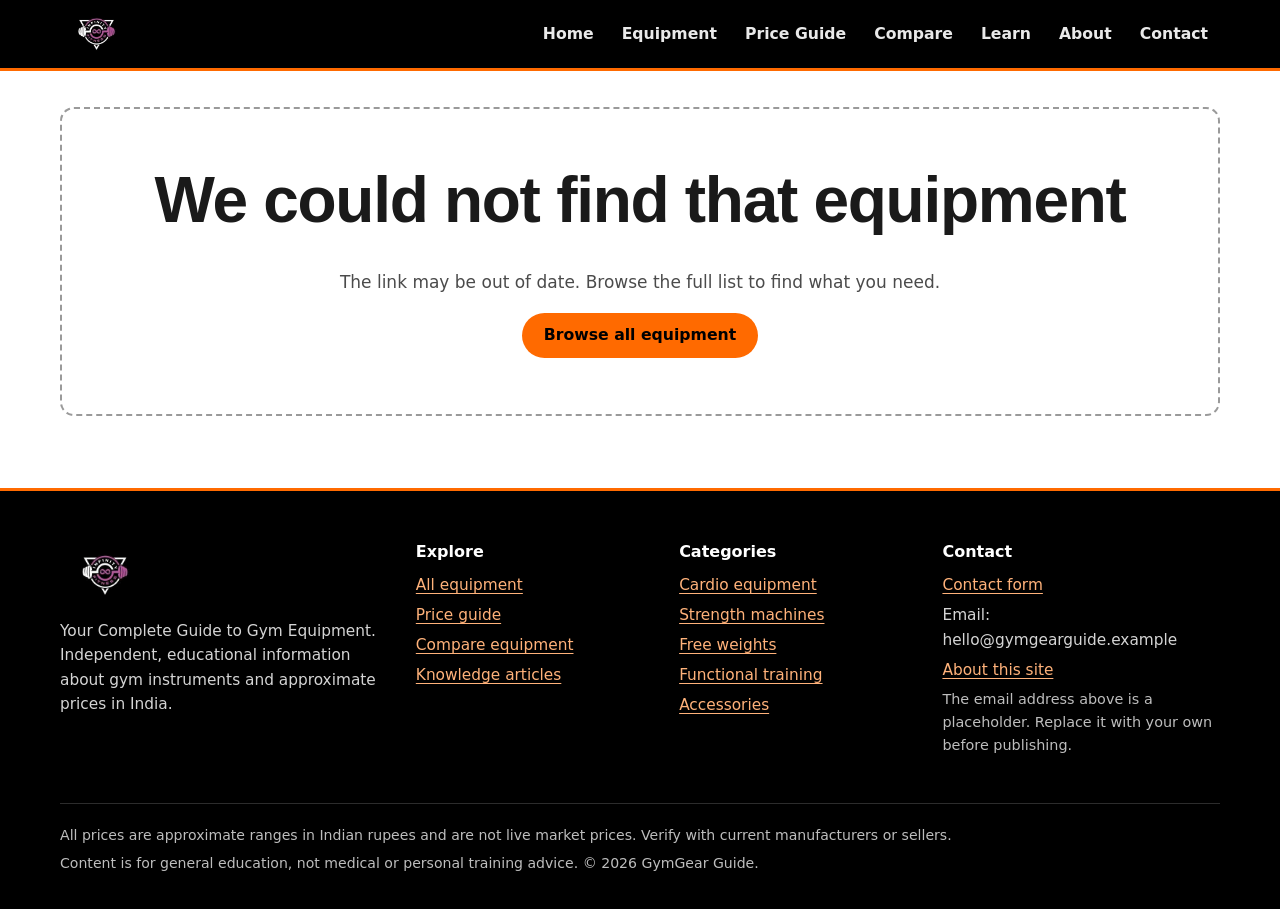
<file: GymGear-Guide/equipment-details.html>
<!DOCTYPE html>
<html lang="en">
<head>
<meta charset="utf-8">
<meta name="viewport" content="width=device-width, initial-scale=1">
<title>Gym Equipment Details | GymGear Guide</title>
<meta name="description" content="Full guide to a gym instrument: what it is used for, muscles worked, safety, maintenance and approximate price in India.">
<meta name="theme-color" content="#000000">
<!-- When your final domain is known, add: <link rel="canonical" href="https://YOUR-DOMAIN/THIS-PAGE.html"> -->
<link rel="icon" href="assets/favicon.svg" type="image/svg+xml">
<link rel="stylesheet" href="css/style.css">
<link rel="stylesheet" href="css/responsive.css">
</head>
<body>
<a class="skip-link" href="#main">Skip to main content</a>
<header class="site-header">
  <div class="container header-row">
    <a class="brand" href="index.html" aria-label="GymGear Guide home"><img class="brand-logo" src="assets/logo.png" alt="Infinity Fitness logo" width="248" height="176"></a>
    <nav id="site-nav" aria-label="Main navigation">
      <button class="nav-toggle" type="button" aria-expanded="false" aria-controls="site-nav">Menu</button>
      <ul class="nav-list"><li><a href="index.html">Home</a></li><li><a href="equipment.html">Equipment</a></li><li><a href="price-guide.html">Price Guide</a></li><li><a href="comparison.html">Compare</a></li><li><a href="articles.html">Learn</a></li><li><a href="about.html">About</a></li><li><a href="contact.html">Contact</a></li></ul>
    </nav>
  </div>
</header>
<main id="main">

<div class="container detail-wrap" id="detail-root">
  <noscript><p>The equipment detail pages need JavaScript. <a href="equipment.html">Return to the equipment list</a>.</p></noscript>
  <p>Loading equipment details&hellip;</p>
</div>

</main>
<footer class="site-footer">
  <div class="container">
    <div class="footer-grid">
      <div>
        <p class="brand" style="margin-bottom:.6em"><img class="brand-logo" src="assets/logo.png" alt="Infinity Fitness logo" width="248" height="176"></p>
        <p>Your Complete Guide to Gym Equipment. Independent, educational information about gym instruments and approximate prices in India.</p>
      </div>
      <div>
        <h2>Explore</h2>
        <ul>
          <li><a href="equipment.html">All equipment</a></li>
          <li><a href="price-guide.html">Price guide</a></li>
          <li><a href="comparison.html">Compare equipment</a></li>
          <li><a href="articles.html">Knowledge articles</a></li>
        </ul>
      </div>
      <div>
        <h2>Categories</h2>
        <ul>
          <li><a href="equipment.html?cat=cardio">Cardio equipment</a></li>
          <li><a href="equipment.html?cat=strength">Strength machines</a></li>
          <li><a href="equipment.html?cat=free-weights">Free weights</a></li>
          <li><a href="equipment.html?cat=functional">Functional training</a></li>
          <li><a href="equipment.html?cat=accessories">Accessories</a></li>
        </ul>
      </div>
      <div>
        <h2>Contact</h2>
        <ul>
          <li><a href="contact.html">Contact form</a></li>
          <li>Email: hello@gymgearguide.example</li>
          <li><a href="about.html">About this site</a></li>
        </ul>
        <p class="fineprint" style="color:#bdbdbd">The email address above is a placeholder. Replace it with your own before publishing.</p>
      </div>
    </div>
    <div class="footer-note">
      <p>All prices are approximate ranges in Indian rupees and are not live market prices. Verify with current manufacturers or sellers.</p>
      <p>Content is for general education, not medical or personal training advice. &copy; <span data-year>2026</span> GymGear Guide.</p>
    </div>
  </div>
</footer>
<button type="button" class="back-top" id="back-top" aria-label="Back to top">&uarr;</button>
<script src="js/equipment-data.js"></script>
<script src="js/main.js"></script>
<script src="js/details.js"></script>
</body>
</html>
</file>
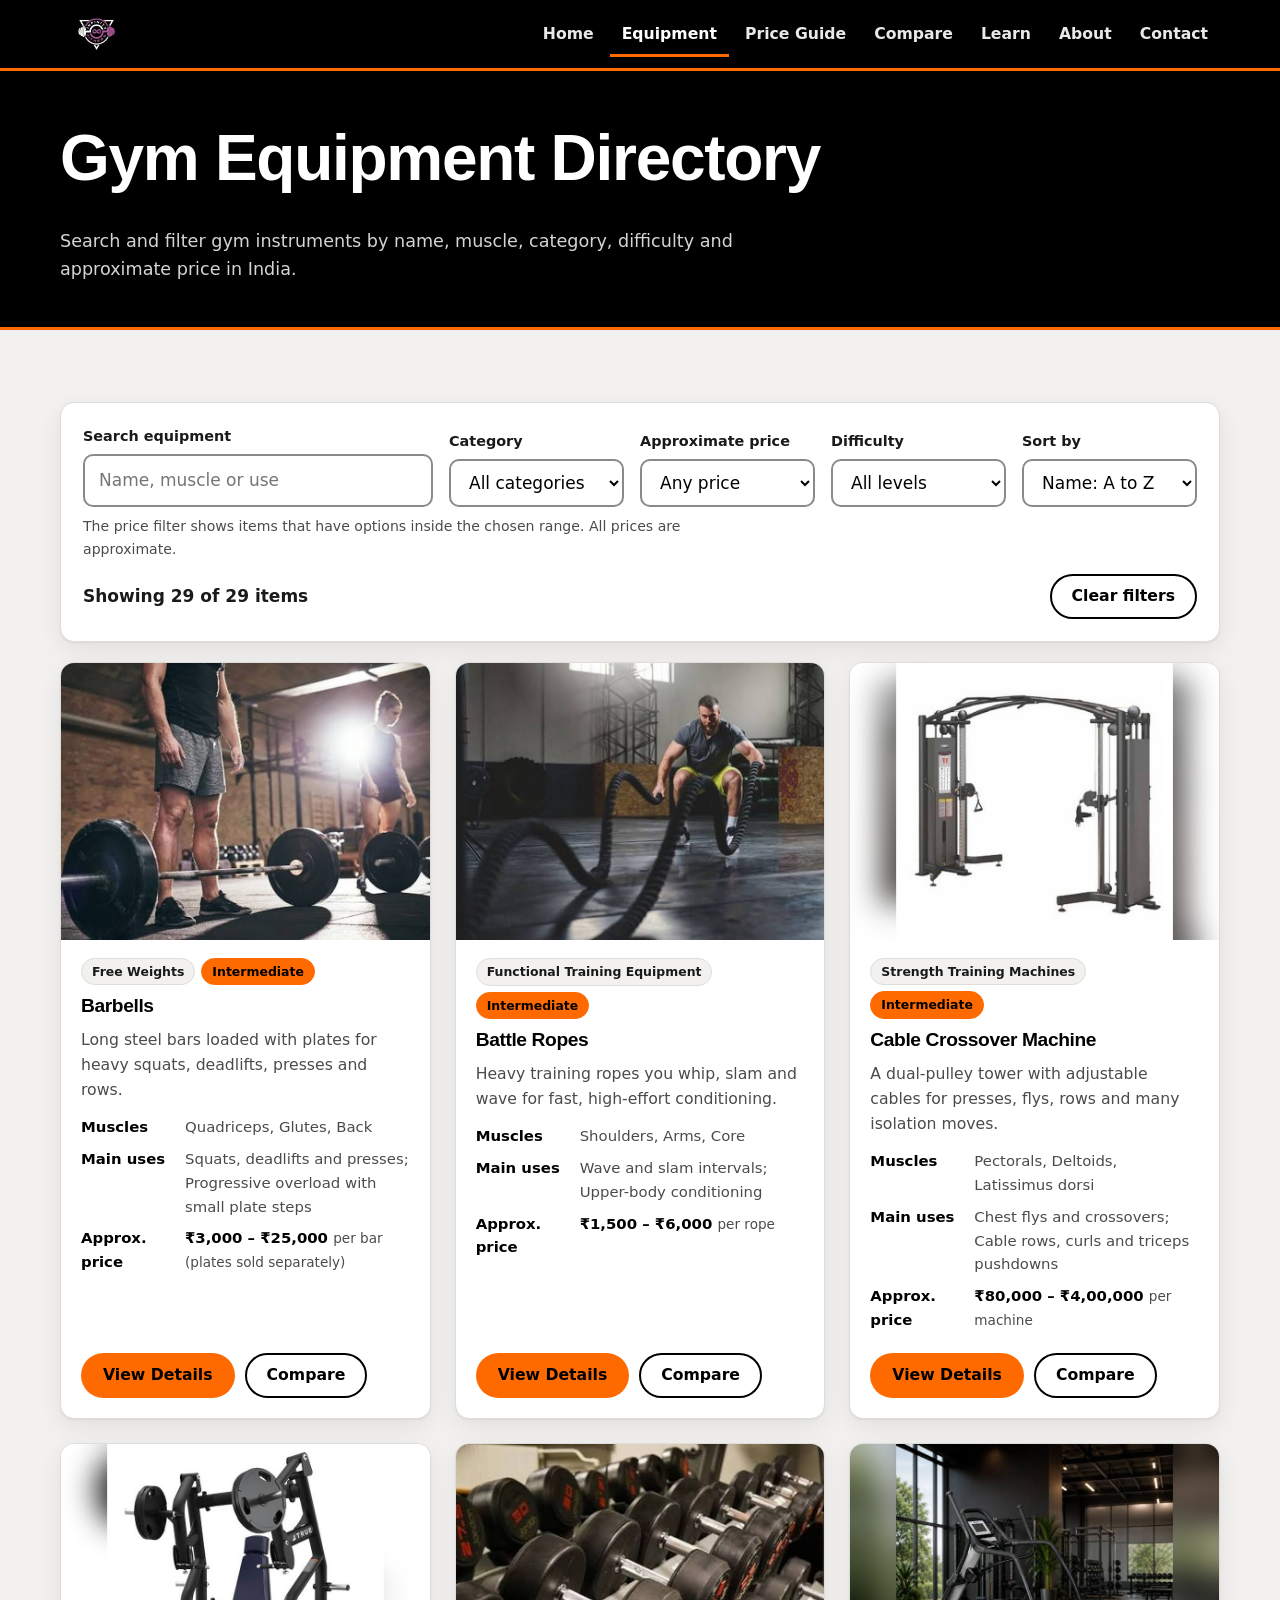
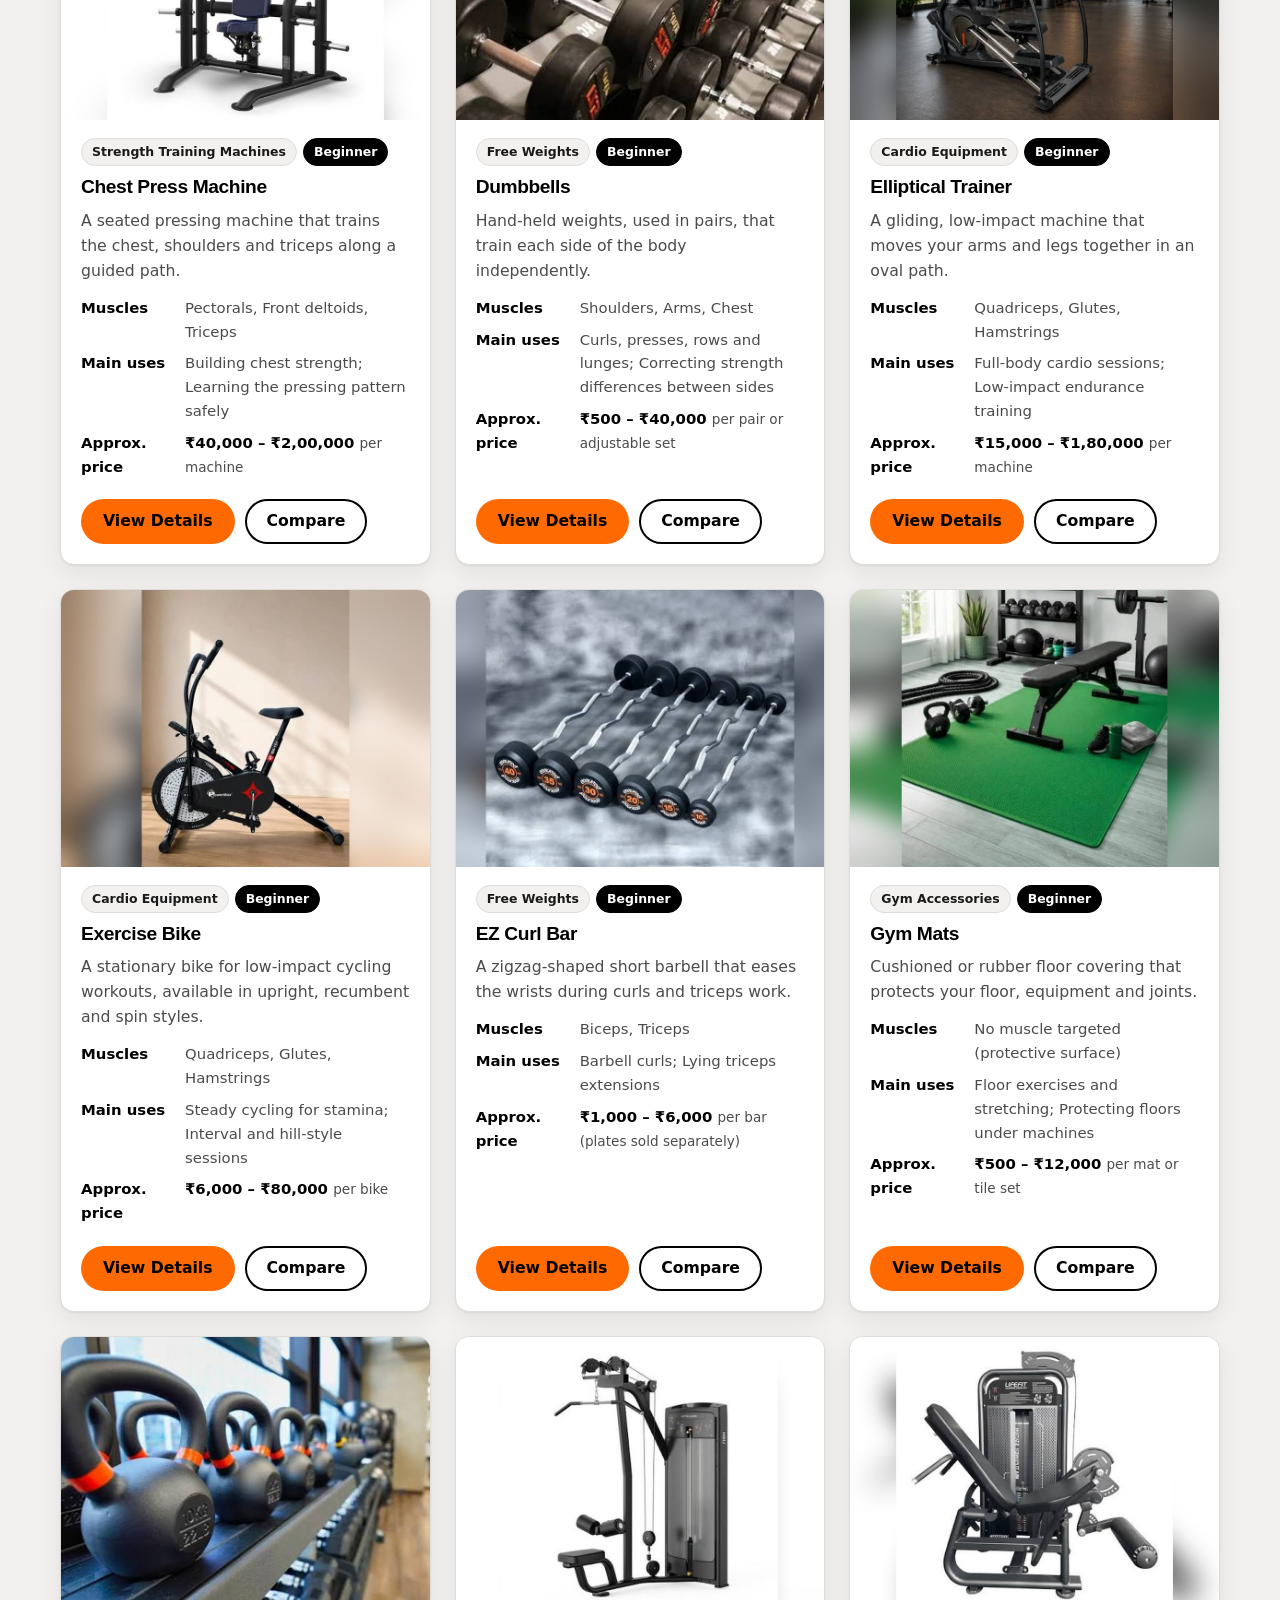
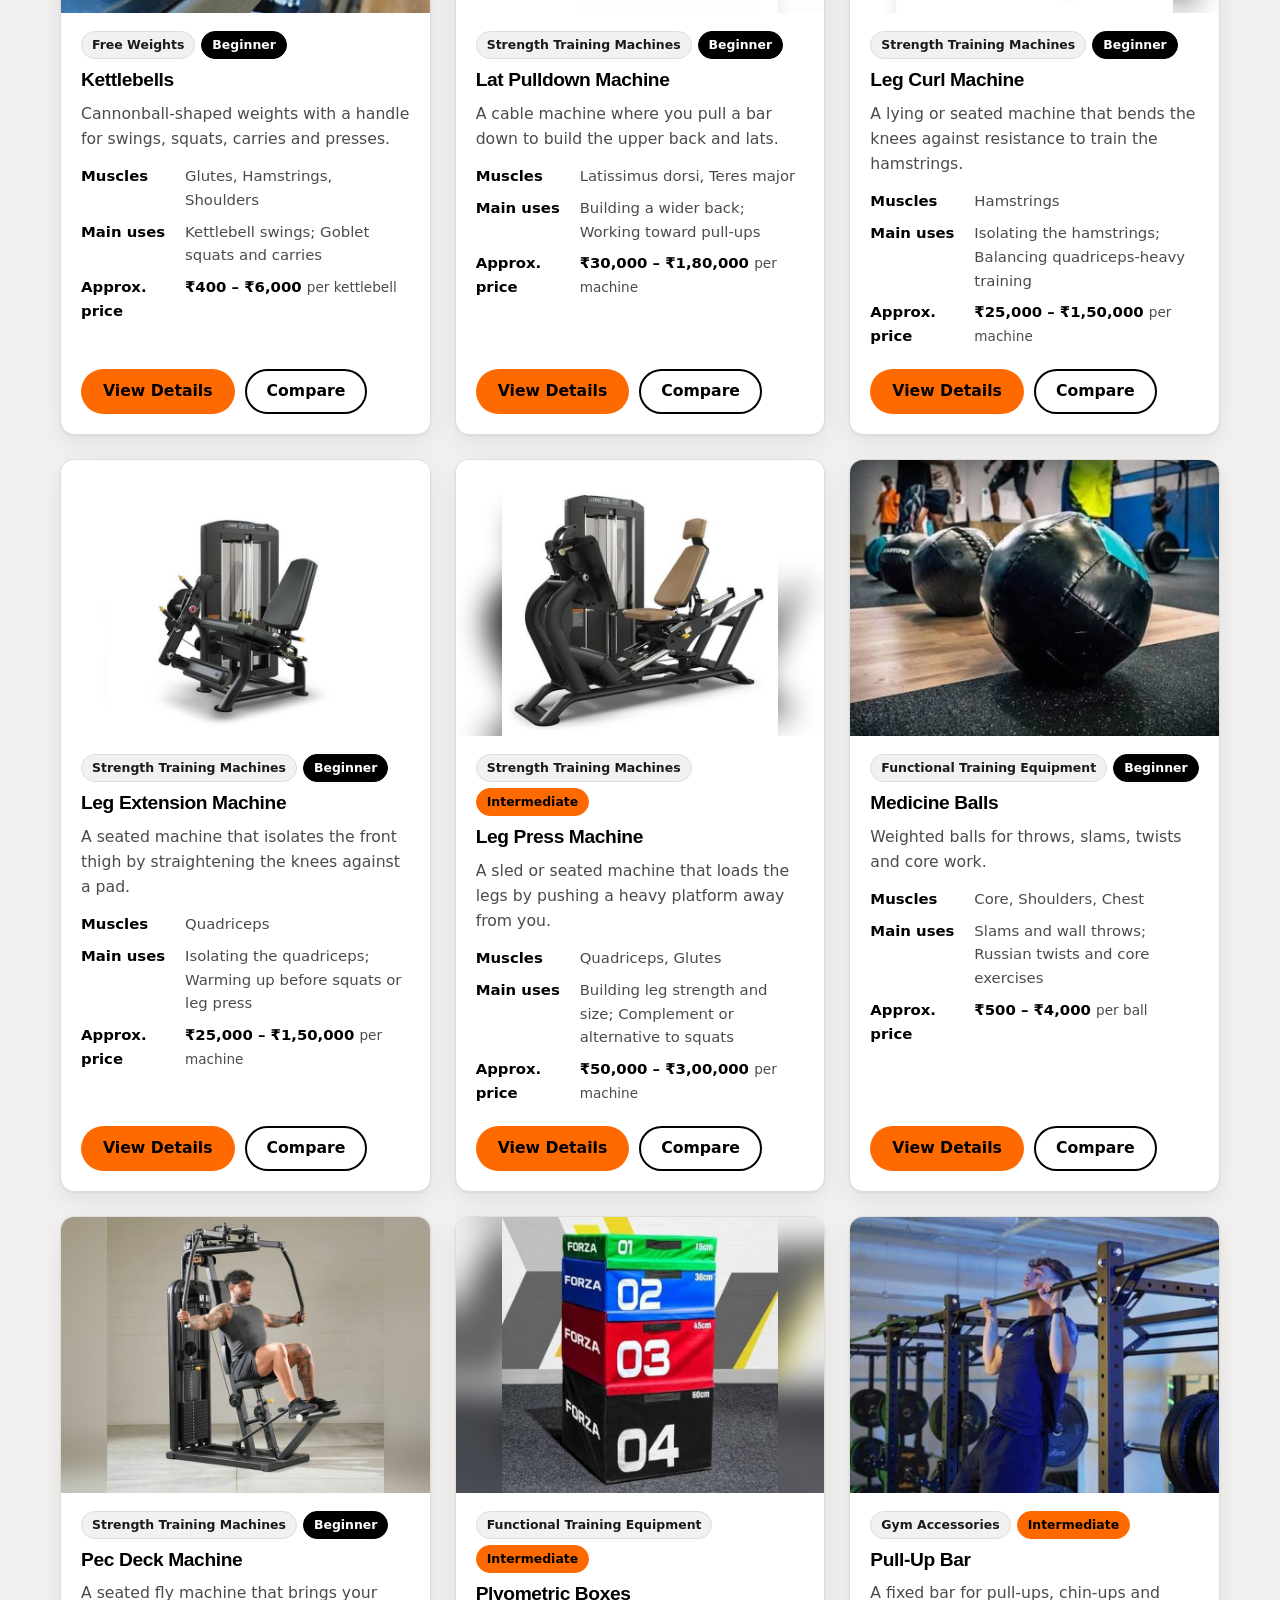
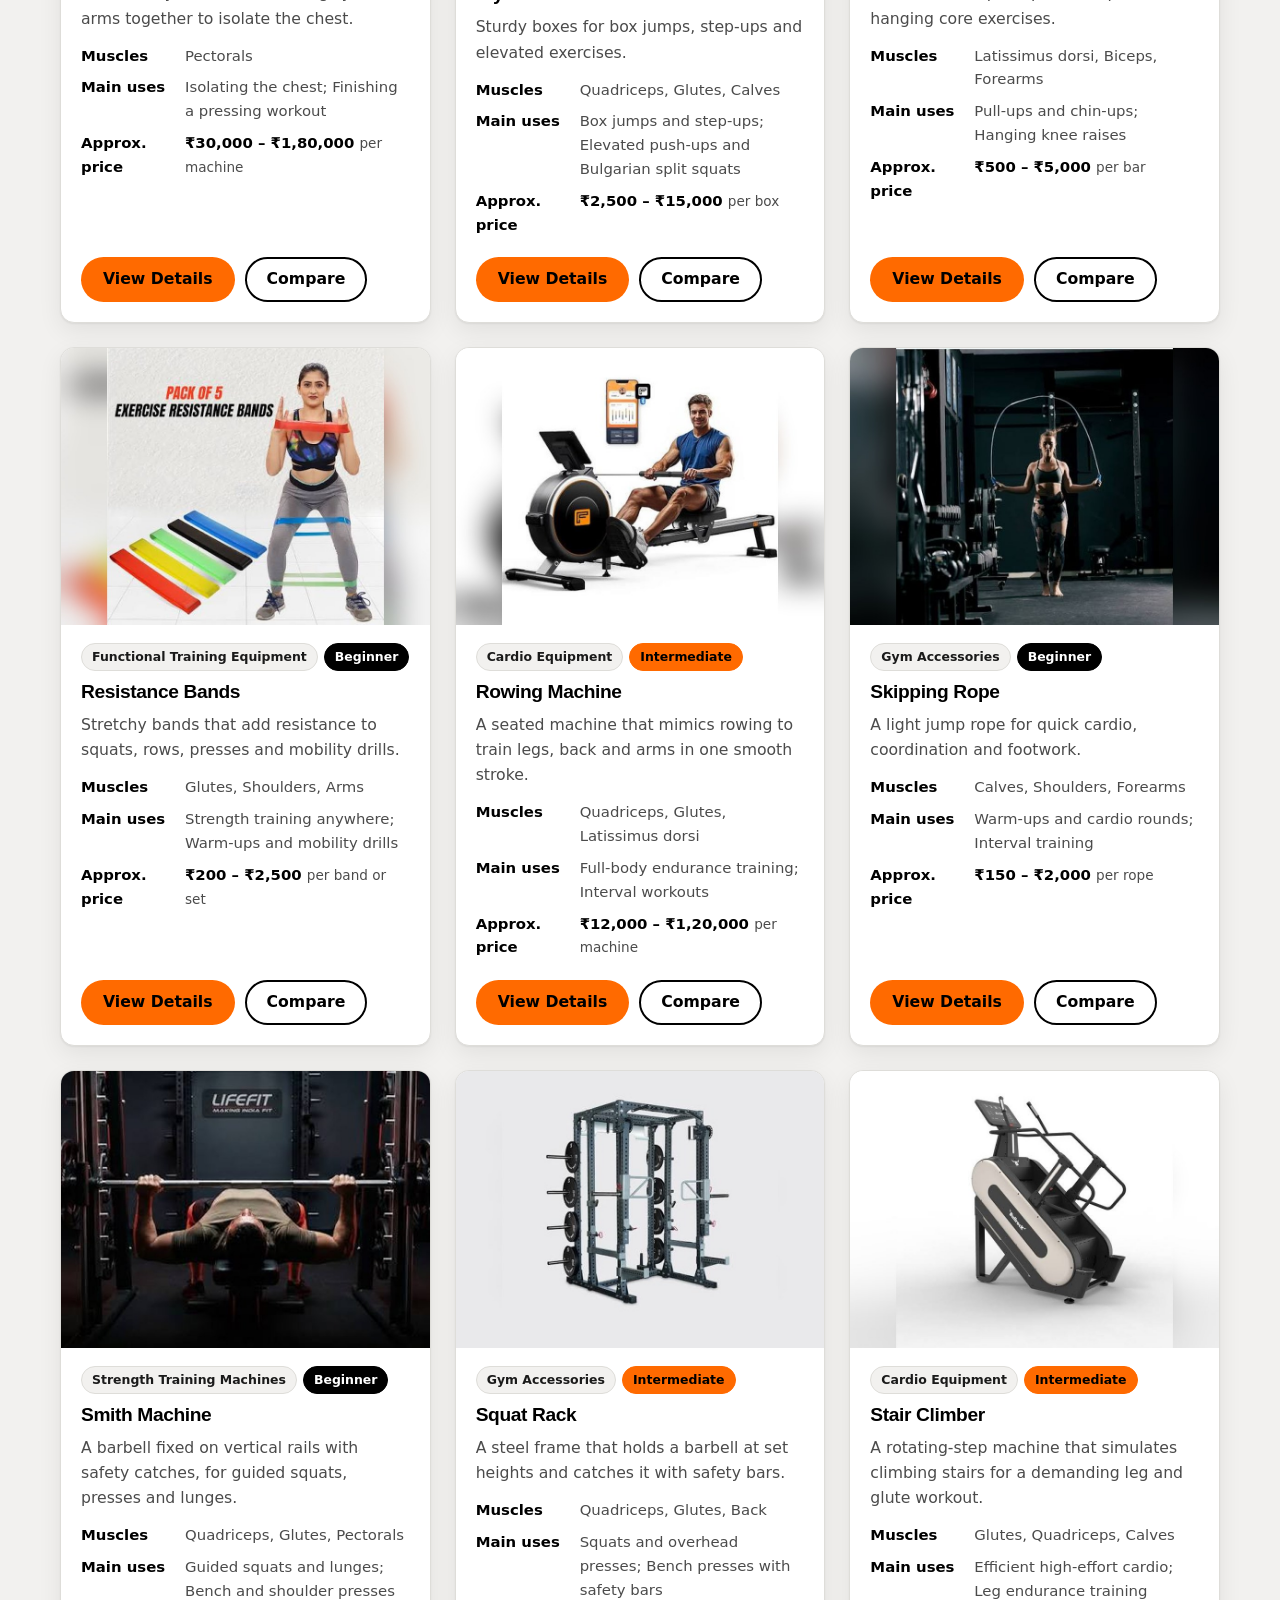
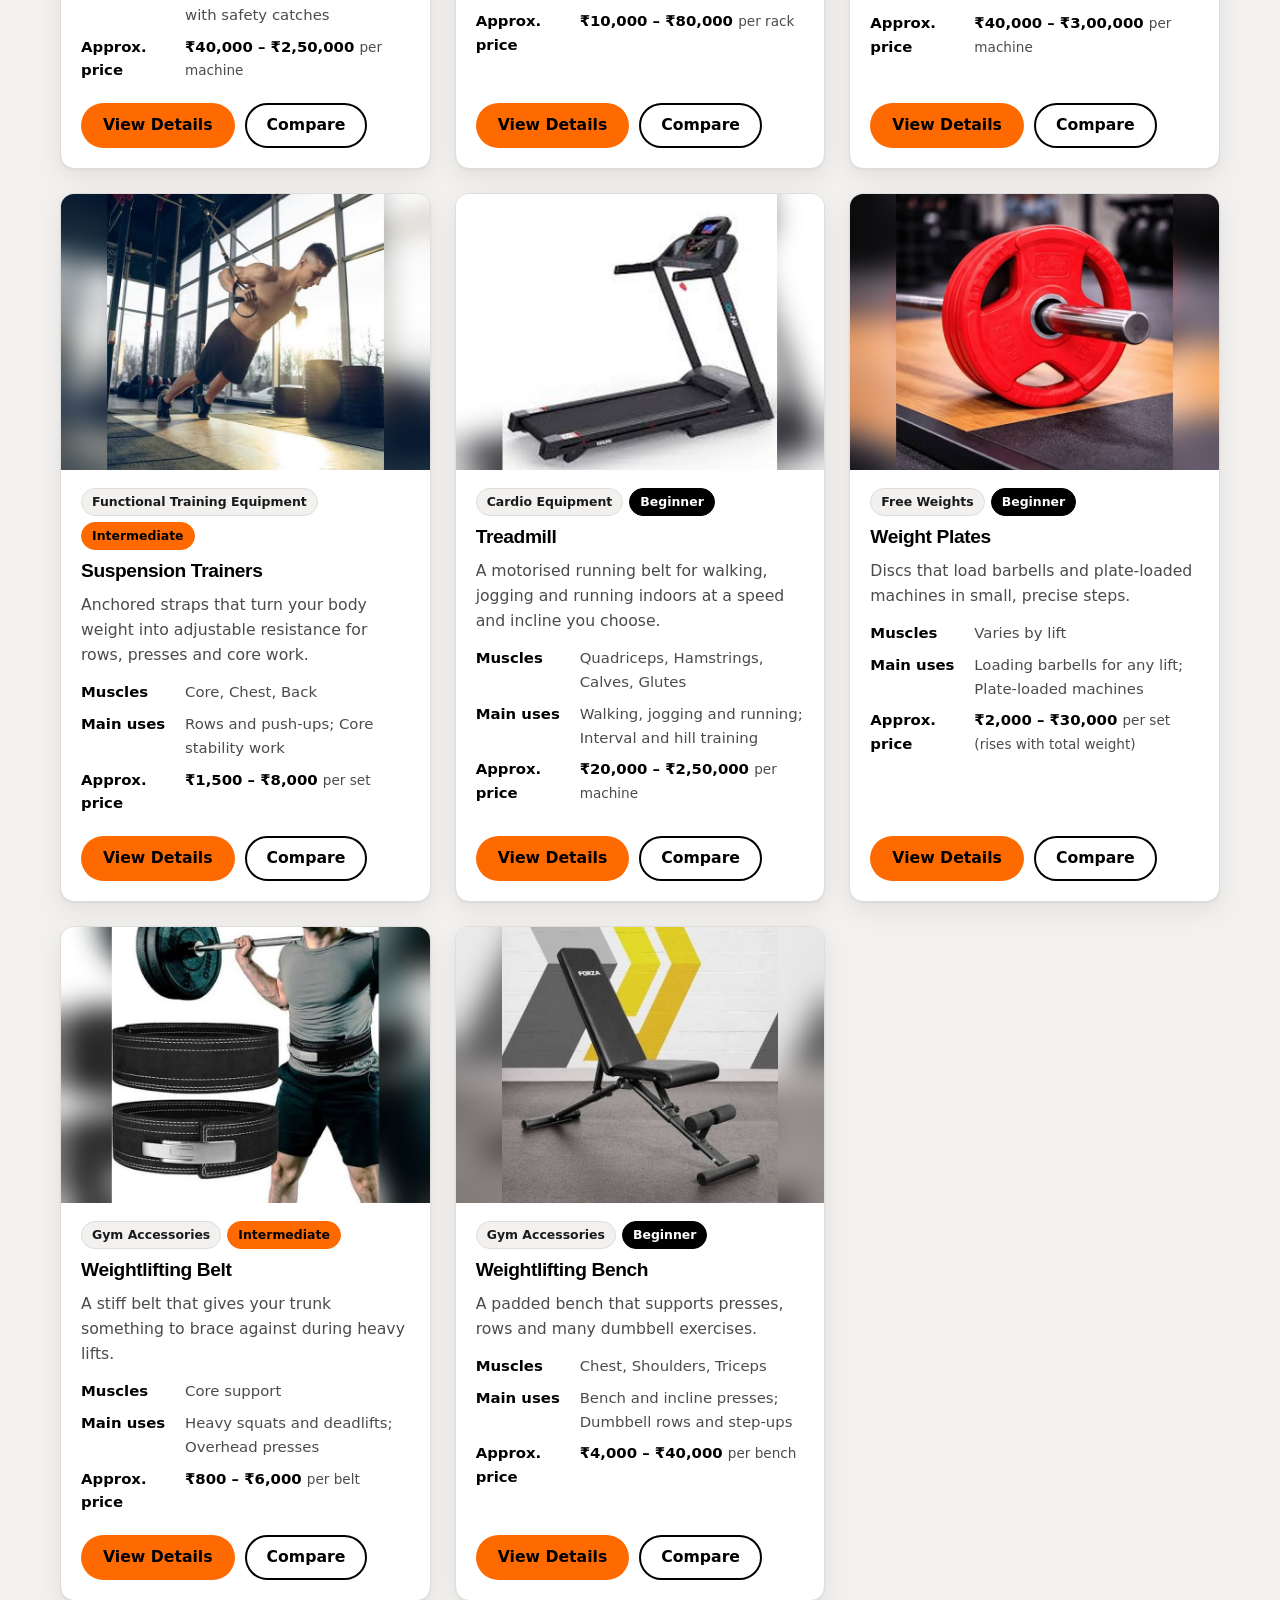
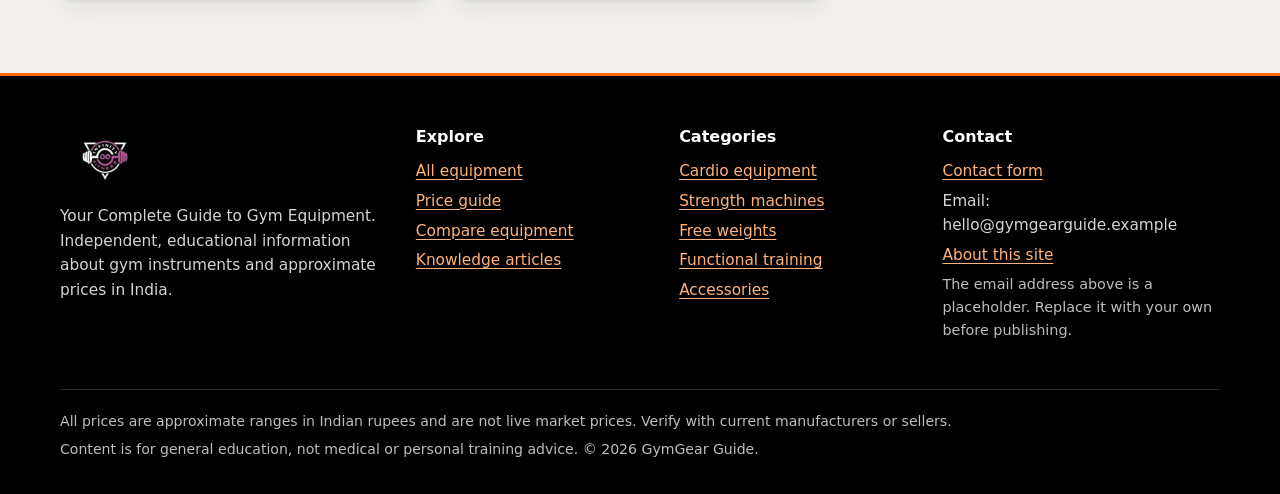
<file: GymGear-Guide/equipment.html>
<!DOCTYPE html>
<html lang="en">
<head>
<meta charset="utf-8">
<meta name="viewport" content="width=device-width, initial-scale=1">
<title>Gym Equipment Directory: Uses, Muscles and Price in India | GymGear Guide</title>
<meta name="description" content="Search gym equipment by name, category, muscle group, difficulty and approximate price in India. Compare cardio machines, strength machines, free weights and accessories.">
<meta name="theme-color" content="#000000">
<!-- When your final domain is known, add: <link rel="canonical" href="https://YOUR-DOMAIN/THIS-PAGE.html"> -->
<link rel="icon" href="assets/favicon.svg" type="image/svg+xml">
<link rel="stylesheet" href="css/style.css">
<link rel="stylesheet" href="css/responsive.css">
</head>
<body>
<a class="skip-link" href="#main">Skip to main content</a>
<header class="site-header">
  <div class="container header-row">
    <a class="brand" href="index.html" aria-label="GymGear Guide home"><img class="brand-logo" src="assets/logo.png" alt="Infinity Fitness logo" width="248" height="176"></a>
    <nav id="site-nav" aria-label="Main navigation">
      <button class="nav-toggle" type="button" aria-expanded="false" aria-controls="site-nav">Menu</button>
      <ul class="nav-list"><li><a href="index.html">Home</a></li><li><a href="equipment.html" aria-current="page">Equipment</a></li><li><a href="price-guide.html">Price Guide</a></li><li><a href="comparison.html">Compare</a></li><li><a href="articles.html">Learn</a></li><li><a href="about.html">About</a></li><li><a href="contact.html">Contact</a></li></ul>
    </nav>
  </div>
</header>
<main id="main">
<section class="page-hero"><div class="container"><h1>Gym Equipment Directory</h1><p>Search and filter gym instruments by name, muscle, category, difficulty and approximate price in India.</p></div></section>
<section class="section section-light">
  <div class="container">
    <form id="filter-form" class="filter-panel" role="search" aria-label="Filter equipment" novalidate>
      <div class="filter-grid">
        <div class="field field-search"><label for="q">Search equipment</label>
          <input id="q" name="q" type="search" placeholder="Name, muscle or use" autocomplete="off"></div>
        <div class="field"><label for="cat">Category</label>
          <select id="cat" name="cat"><option value="">All categories</option></select></div>
        <div class="field"><label for="price">Approximate price</label>
          <select id="price" name="price">
            <option value="">Any price</option>
            <option value="0-5000">Up to &#8377;5,000</option>
            <option value="5000-50000">&#8377;5,000 to &#8377;50,000</option>
            <option value="50000-200000">&#8377;50,000 to &#8377;2,00,000</option>
            <option value="200000-">Above &#8377;2,00,000</option>
          </select></div>
        <div class="field"><label for="level">Difficulty</label>
          <select id="level" name="level"><option value="">All levels</option></select></div>
        <div class="field"><label for="sort">Sort by</label>
          <select id="sort" name="sort">
            <option value="name-asc">Name: A to Z</option>
            <option value="name-desc">Name: Z to A</option>
            <option value="price-asc">Price: low to high</option>
            <option value="price-desc">Price: high to low</option>
          </select></div>
      </div>
      <p class="hint">The price filter shows items that have options inside the chosen range. All prices are approximate.</p>
      <div class="filter-foot">
        <p class="result-count" id="result-count" aria-live="polite"></p>
        <button type="button" class="btn btn-ghost" id="filter-reset">Clear filters</button>
      </div>
    </form>
    <div class="grid" id="results"><noscript><p>Equipment search needs JavaScript. You can still read the <a href="price-guide.html">price guide</a> and <a href="articles.html">articles</a>.</p></noscript></div>
  </div>
</section>

</main>
<footer class="site-footer">
  <div class="container">
    <div class="footer-grid">
      <div>
        <p class="brand" style="margin-bottom:.6em"><img class="brand-logo" src="assets/logo.png" alt="Infinity Fitness logo" width="248" height="176"></p>
        <p>Your Complete Guide to Gym Equipment. Independent, educational information about gym instruments and approximate prices in India.</p>
      </div>
      <div>
        <h2>Explore</h2>
        <ul>
          <li><a href="equipment.html">All equipment</a></li>
          <li><a href="price-guide.html">Price guide</a></li>
          <li><a href="comparison.html">Compare equipment</a></li>
          <li><a href="articles.html">Knowledge articles</a></li>
        </ul>
      </div>
      <div>
        <h2>Categories</h2>
        <ul>
          <li><a href="equipment.html?cat=cardio">Cardio equipment</a></li>
          <li><a href="equipment.html?cat=strength">Strength machines</a></li>
          <li><a href="equipment.html?cat=free-weights">Free weights</a></li>
          <li><a href="equipment.html?cat=functional">Functional training</a></li>
          <li><a href="equipment.html?cat=accessories">Accessories</a></li>
        </ul>
      </div>
      <div>
        <h2>Contact</h2>
        <ul>
          <li><a href="contact.html">Contact form</a></li>
          <li>Email: hello@gymgearguide.example</li>
          <li><a href="about.html">About this site</a></li>
        </ul>
        <p class="fineprint" style="color:#bdbdbd">The email address above is a placeholder. Replace it with your own before publishing.</p>
      </div>
    </div>
    <div class="footer-note">
      <p>All prices are approximate ranges in Indian rupees and are not live market prices. Verify with current manufacturers or sellers.</p>
      <p>Content is for general education, not medical or personal training advice. &copy; <span data-year>2026</span> GymGear Guide.</p>
    </div>
  </div>
</footer>
<button type="button" class="back-top" id="back-top" aria-label="Back to top">&uarr;</button>
<script src="js/equipment-data.js"></script>
<script src="js/main.js"></script>
<script src="js/search-filter.js"></script>
</body>
</html>
</file>
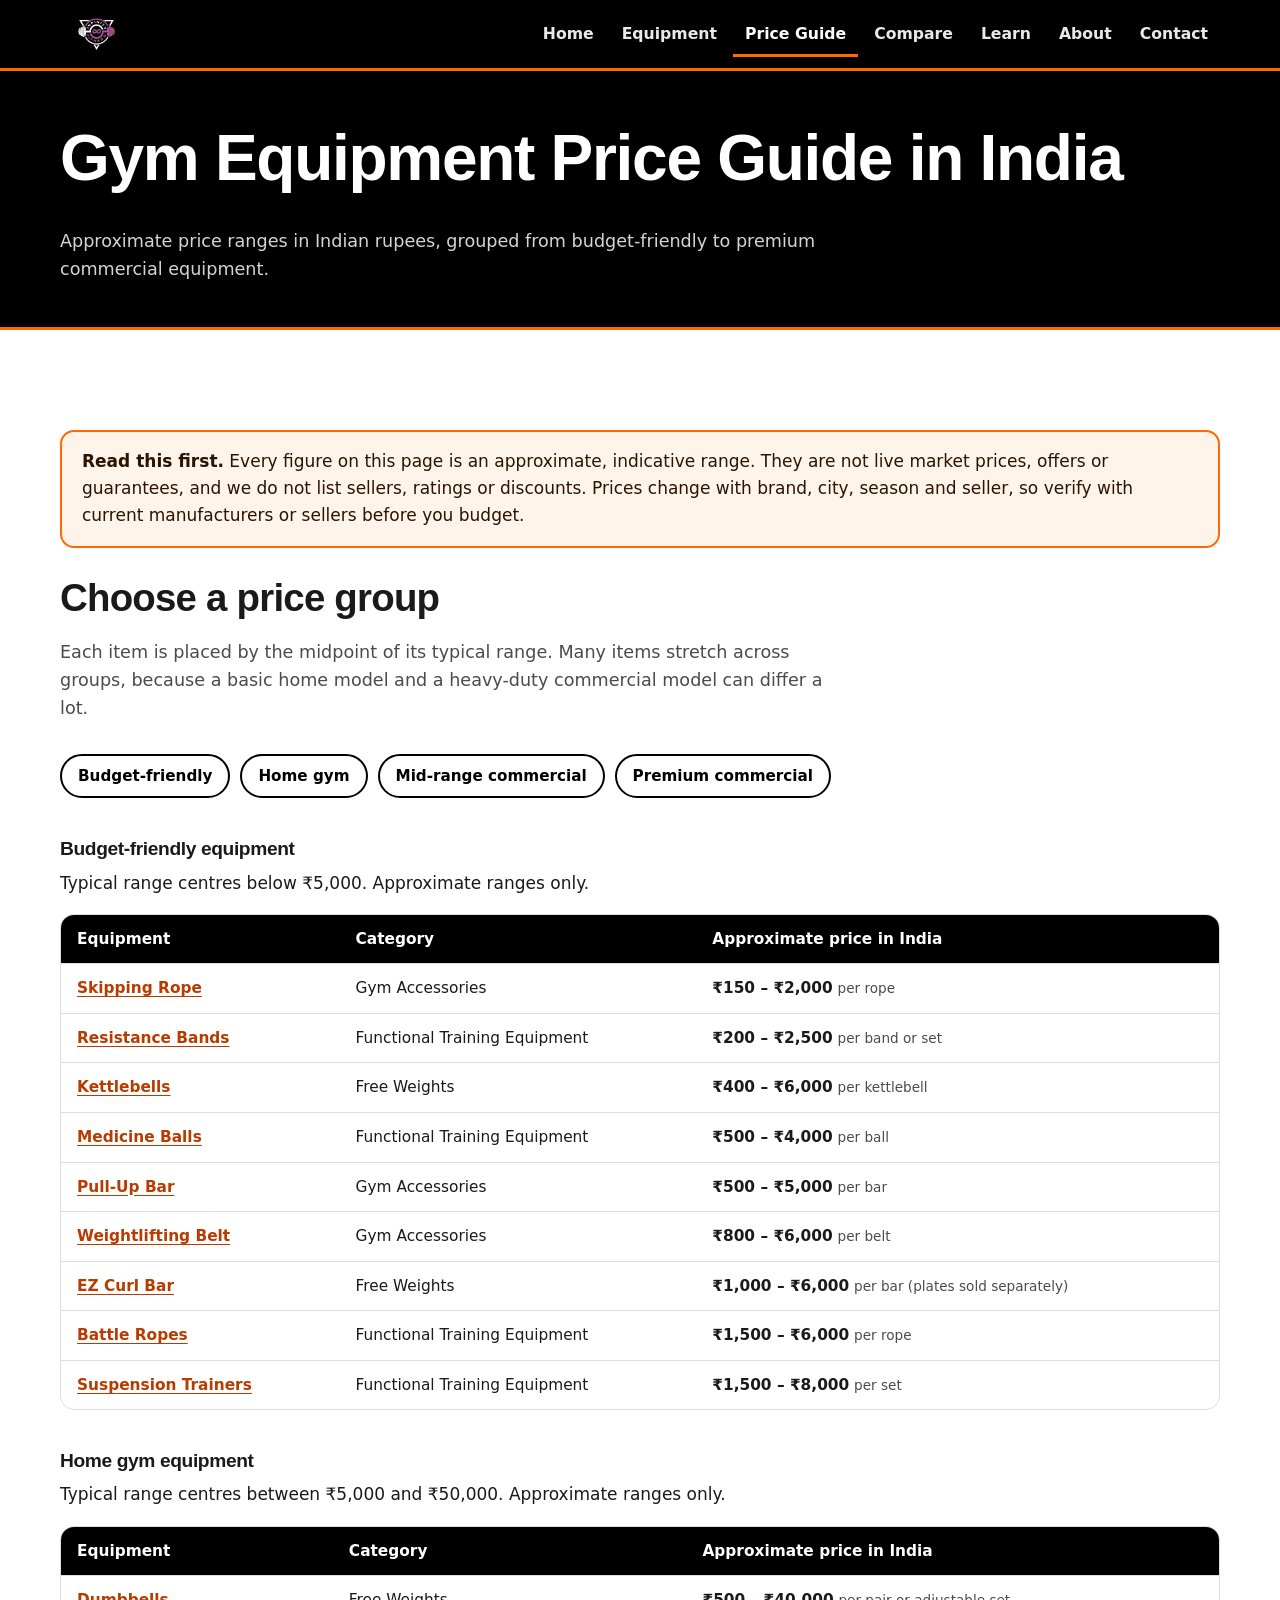
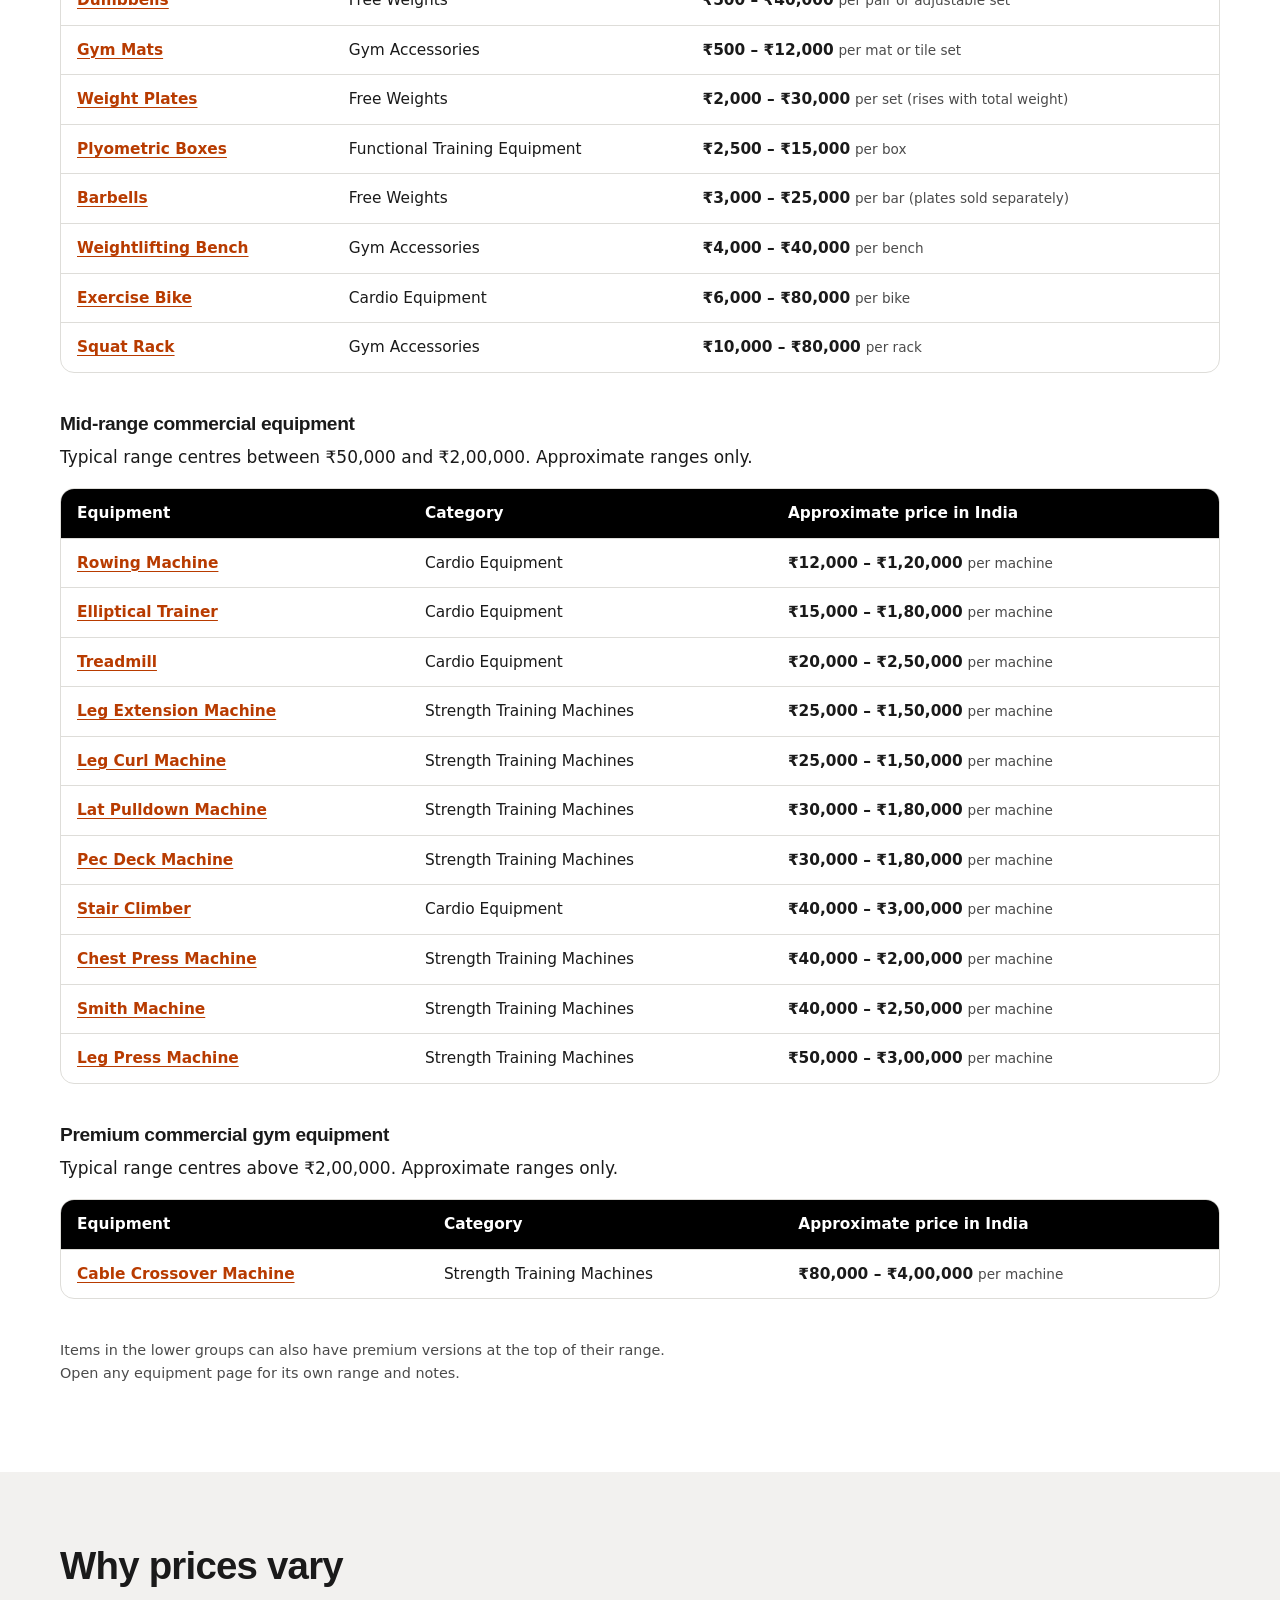
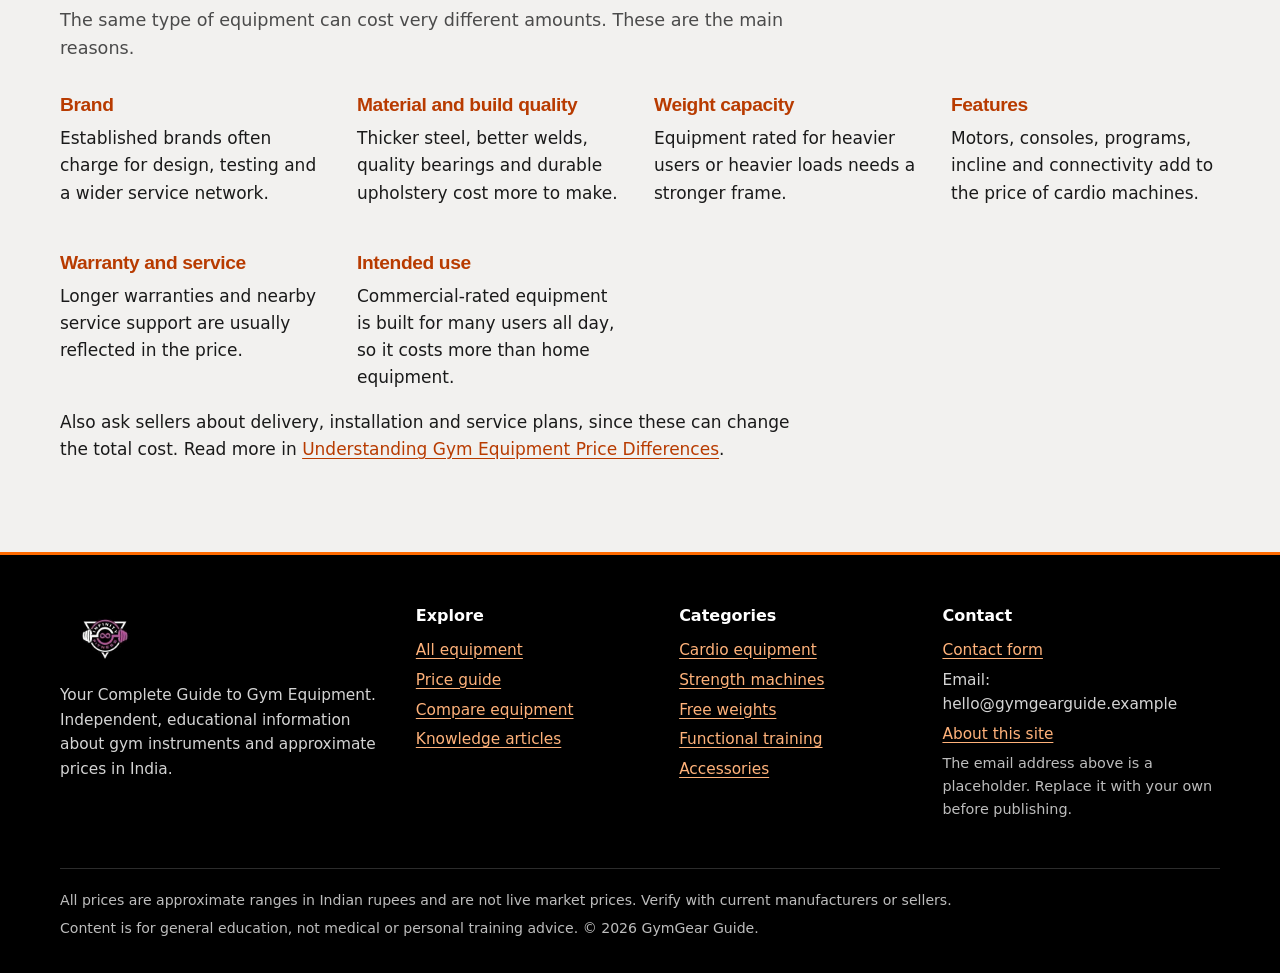
<file: GymGear-Guide/price-guide.html>
<!DOCTYPE html>
<html lang="en">
<head>
<meta charset="utf-8">
<meta name="viewport" content="width=device-width, initial-scale=1">
<title>Gym Equipment Price Guide in India: Approximate Ranges | GymGear Guide</title>
<meta name="description" content="Approximate gym equipment price ranges in India in rupees, from budget and home gym items to commercial machines, with the factors that change price.">
<meta name="theme-color" content="#000000">
<!-- When your final domain is known, add: <link rel="canonical" href="https://YOUR-DOMAIN/THIS-PAGE.html"> -->
<link rel="icon" href="assets/favicon.svg" type="image/svg+xml">
<link rel="stylesheet" href="css/style.css">
<link rel="stylesheet" href="css/responsive.css">
</head>
<body>
<a class="skip-link" href="#main">Skip to main content</a>
<header class="site-header">
  <div class="container header-row">
    <a class="brand" href="index.html" aria-label="GymGear Guide home"><img class="brand-logo" src="assets/logo.png" alt="Infinity Fitness logo" width="248" height="176"></a>
    <nav id="site-nav" aria-label="Main navigation">
      <button class="nav-toggle" type="button" aria-expanded="false" aria-controls="site-nav">Menu</button>
      <ul class="nav-list"><li><a href="index.html">Home</a></li><li><a href="equipment.html">Equipment</a></li><li><a href="price-guide.html" aria-current="page">Price Guide</a></li><li><a href="comparison.html">Compare</a></li><li><a href="articles.html">Learn</a></li><li><a href="about.html">About</a></li><li><a href="contact.html">Contact</a></li></ul>
    </nav>
  </div>
</header>
<main id="main">
<section class="page-hero"><div class="container"><h1>Gym Equipment Price Guide in India</h1><p>Approximate price ranges in Indian rupees, grouped from budget-friendly to premium commercial equipment.</p></div></section>
<section class="section">
  <div class="container">
    <aside class="note" role="note"><strong>Read this first.</strong> Every figure on this page is an approximate, indicative range. They are not live market prices, offers or guarantees, and we do not list sellers, ratings or discounts. Prices change with brand, city, season and seller, so verify with current manufacturers or sellers before you budget.</aside>
    <div class="section-head"><h2>Choose a price group</h2>
      <p>Each item is placed by the midpoint of its typical range. Many items stretch across groups, because a basic home model and a heavy-duty commercial model can differ a lot.</p></div>
    <ul class="article-nav" aria-label="Jump to price group">
      <li><a href="#budget">Budget-friendly</a></li><li><a href="#home">Home gym</a></li>
      <li><a href="#mid">Mid-range commercial</a></li><li><a href="#premium">Premium commercial</a></li>
    </ul>
    <div id="tier-sections"><noscript><p>The price tables need JavaScript to display.</p></noscript></div>
    <p class="fineprint">Items in the lower groups can also have premium versions at the top of their range. Open any equipment page for its own range and notes.</p>
  </div>
</section>
<section class="section section-light">
  <div class="container">
    <div class="section-head"><h2>Why prices vary</h2><p>The same type of equipment can cost very different amounts. These are the main reasons.</p></div>
    <div class="why-grid" style="--x:0">
      <div><h3 style="color:var(--orange-ink)">Brand</h3><p>Established brands often charge for design, testing and a wider service network.</p></div>
      <div><h3 style="color:var(--orange-ink)">Material and build quality</h3><p>Thicker steel, better welds, quality bearings and durable upholstery cost more to make.</p></div>
      <div><h3 style="color:var(--orange-ink)">Weight capacity</h3><p>Equipment rated for heavier users or heavier loads needs a stronger frame.</p></div>
      <div><h3 style="color:var(--orange-ink)">Features</h3><p>Motors, consoles, programs, incline and connectivity add to the price of cardio machines.</p></div>
      <div><h3 style="color:var(--orange-ink)">Warranty and service</h3><p>Longer warranties and nearby service support are usually reflected in the price.</p></div>
      <div><h3 style="color:var(--orange-ink)">Intended use</h3><p>Commercial-rated equipment is built for many users all day, so it costs more than home equipment.</p></div>
    </div>
    <p>Also ask sellers about delivery, installation and service plans, since these can change the total cost. Read more in <a href="articles.html#price-differences">Understanding Gym Equipment Price Differences</a>.</p>
  </div>
</section>

</main>
<footer class="site-footer">
  <div class="container">
    <div class="footer-grid">
      <div>
        <p class="brand" style="margin-bottom:.6em"><img class="brand-logo" src="assets/logo.png" alt="Infinity Fitness logo" width="248" height="176"></p>
        <p>Your Complete Guide to Gym Equipment. Independent, educational information about gym instruments and approximate prices in India.</p>
      </div>
      <div>
        <h2>Explore</h2>
        <ul>
          <li><a href="equipment.html">All equipment</a></li>
          <li><a href="price-guide.html">Price guide</a></li>
          <li><a href="comparison.html">Compare equipment</a></li>
          <li><a href="articles.html">Knowledge articles</a></li>
        </ul>
      </div>
      <div>
        <h2>Categories</h2>
        <ul>
          <li><a href="equipment.html?cat=cardio">Cardio equipment</a></li>
          <li><a href="equipment.html?cat=strength">Strength machines</a></li>
          <li><a href="equipment.html?cat=free-weights">Free weights</a></li>
          <li><a href="equipment.html?cat=functional">Functional training</a></li>
          <li><a href="equipment.html?cat=accessories">Accessories</a></li>
        </ul>
      </div>
      <div>
        <h2>Contact</h2>
        <ul>
          <li><a href="contact.html">Contact form</a></li>
          <li>Email: hello@gymgearguide.example</li>
          <li><a href="about.html">About this site</a></li>
        </ul>
        <p class="fineprint" style="color:#bdbdbd">The email address above is a placeholder. Replace it with your own before publishing.</p>
      </div>
    </div>
    <div class="footer-note">
      <p>All prices are approximate ranges in Indian rupees and are not live market prices. Verify with current manufacturers or sellers.</p>
      <p>Content is for general education, not medical or personal training advice. &copy; <span data-year>2026</span> GymGear Guide.</p>
    </div>
  </div>
</footer>
<button type="button" class="back-top" id="back-top" aria-label="Back to top">&uarr;</button>
<script src="js/equipment-data.js"></script>
<script src="js/main.js"></script>
<script src="js/price-guide.js"></script>
</body>
</html>
</file>
<file: GymGear-Guide/css/style.css>
/* ==========================================================
   GymGear Guide - main stylesheet
   Palette: black, white and orange. Orange text on light
   backgrounds uses --orange-ink to keep contrast accessible.
   ========================================================== */
:root {
  --black: #000;
  --coal: #151515;
  --white: #fff;
  --plate: #f2f1ef;
  --line: #deddd9;
  --text: #1a1a1a;
  --muted: #4b4b4b;
  --orange: #ff6a00;
  --orange-ink: #b83b00;
  --radius: 14px;
  --shadow: 0 1px 2px rgba(0, 0, 0, .06), 0 8px 24px rgba(0, 0, 0, .07);
  --font: system-ui, -apple-system, "Segoe UI", Roboto, "Helvetica Neue", Arial, sans-serif;
  --font-head: "Arial Black", "Helvetica Neue", Arial, system-ui, sans-serif;
}
*, *::before, *::after { box-sizing: border-box; }
html { scroll-behavior: smooth; scroll-padding-top: 84px; }
body { margin: 0; font-family: var(--font); color: var(--text); background: var(--white); line-height: 1.6; font-size: 1.0625rem; }
img { max-width: 100%; height: auto; display: block; }
a { color: var(--orange-ink); text-underline-offset: 3px; }
a:hover { color: var(--black); }
h1, h2, h3, h4 { font-family: var(--font-head); line-height: 1.12; letter-spacing: -.02em; margin: 0 0 .5em; font-weight: 800; }
h1 { font-size: clamp(2.2rem, 5.2vw, 4rem); }
h2 { font-size: clamp(1.6rem, 3.2vw, 2.4rem); }
h3 { font-size: 1.2rem; }
p { margin: 0 0 1em; max-width: 70ch; }
ul, ol { padding-left: 1.25rem; margin: 0 0 1em; }
li { margin-bottom: .35em; }
:focus-visible { outline: 3px solid var(--orange); outline-offset: 3px; border-radius: 4px; }
.sr-only { position: absolute !important; width: 1px; height: 1px; padding: 0; margin: -1px; overflow: hidden; clip: rect(0 0 0 0); white-space: nowrap; border: 0; }
.skip-link { position: absolute; left: 12px; top: -60px; background: var(--orange); color: var(--black); padding: 10px 16px; border-radius: 8px; font-weight: 700; z-index: 200; text-decoration: none; }
.skip-link:focus { top: 12px; }
.container { width: min(1160px, 100% - 40px); margin-inline: auto; }

/* ---------- Header ---------- */
.site-header { position: sticky; top: 0; z-index: 100; background: var(--black); color: var(--white); border-bottom: 3px solid var(--orange); }
.header-row { display: flex; align-items: center; justify-content: space-between; gap: 16px; min-height: 68px; }
.brand { display: flex; align-items: center; gap: 10px; color: var(--white); text-decoration: none; font-family: var(--font-head); font-size: 1.25rem; letter-spacing: -.02em; }
.brand:hover { color: var(--white); }
.brand svg { width: 34px; height: 34px; flex: none; }
.brand-logo { height: 52px; width: auto; flex: none; display: block; }
.site-footer .brand-logo { height: 64px; }
.nav-list { display: flex; gap: 4px; list-style: none; margin: 0; padding: 0; }
.nav-list li { margin: 0; }
.nav-list a { display: block; color: #e9e9e9; text-decoration: none; padding: 10px 12px; border-radius: 8px; font-weight: 600; font-size: .98rem; }
.nav-list a:hover { background: #222; color: var(--white); }
.nav-list a[aria-current="page"] { color: var(--white); box-shadow: inset 0 -3px 0 var(--orange); border-radius: 8px 8px 0 0; }
.nav-toggle { display: none; background: none; border: 2px solid #444; color: var(--white); border-radius: 8px; padding: 8px 14px; font: inherit; font-weight: 700; cursor: pointer; }

/* ---------- Buttons ---------- */
.btn { display: inline-flex; align-items: center; justify-content: center; gap: 8px; padding: 11px 20px; border-radius: 999px; border: 2px solid transparent; font: inherit; font-weight: 700; font-size: .98rem; text-decoration: none; cursor: pointer; line-height: 1.2; transition: background-color .15s, color .15s, border-color .15s; }
.btn-primary { background: var(--orange); color: var(--black); }
.btn-primary:hover { background: var(--black); color: var(--white); }
.btn-ghost { background: transparent; color: var(--black); border-color: var(--black); }
.btn-ghost:hover, .btn-ghost.is-on { background: var(--black); color: var(--white); }
.btn-ghost-light { background: transparent; color: var(--white); border-color: #777; }
.btn-ghost-light:hover { border-color: var(--white); color: var(--white); }
.btn:disabled { opacity: .5; cursor: not-allowed; }
.link-btn { background: none; border: 0; padding: 0; margin-top: 4px; display: block; font: inherit; font-size: .85rem; color: var(--orange-ink); text-decoration: underline; cursor: pointer; }

/* ---------- Hero (the one big moment: the weight plate) ---------- */
.hero { background: var(--black); color: var(--white); overflow: hidden; position: relative; }
.hero-grid { display: grid; grid-template-columns: 1.15fr .85fr; gap: 24px; align-items: center; padding-block: 72px 80px; }
.hero h1 { margin-bottom: .4em; }
.hero p { color: #dadada; font-size: 1.15rem; }
.hero-plate { width: min(520px, 100%); justify-self: end; transform-origin: 50% 50%; animation: plate-in 1.4s cubic-bezier(.2, .8, .2, 1) both; }
.hero-photo { width: min(480px, 100%); height: auto; aspect-ratio: 1 / 1; object-fit: cover; justify-self: end; border-radius: 24px; border: 3px solid var(--orange); box-shadow: 0 18px 50px rgba(255, 106, 0, .25); animation: photo-in 1s ease-out both; }
@keyframes photo-in { from { opacity: 0; transform: scale(.96); } to { opacity: 1; transform: scale(1); } }
@keyframes plate-in { from { transform: rotate(-110deg); opacity: 0; } to { transform: rotate(0); opacity: 1; } }
.search-bar { display: flex; gap: 10px; margin: 26px 0 14px; max-width: 620px; }
.search-bar input { flex: 1; min-width: 0; padding: 15px 20px; border-radius: 999px; border: 2px solid transparent; font: inherit; font-size: 1.05rem; background: var(--white); color: var(--black); }
.search-bar input::placeholder { color: #595959; }
.hero-links { display: flex; flex-wrap: wrap; gap: 8px 18px; font-size: .95rem; }
.hero-links a { color: #ffb27a; }
.hero-links a:hover { color: var(--white); }
.page-hero { background: var(--black); color: var(--white); padding: 52px 0 44px; border-bottom: 3px solid var(--orange); }
.page-hero p { color: #d4d4d4; font-size: 1.1rem; margin-bottom: 0; }

/* ---------- Sections ---------- */
.section { padding: 72px 0; }
.section-light { background: var(--plate); }
.section-dark { background: var(--black); color: var(--white); }
.section-dark p { color: #d4d4d4; }
.section-head { margin-bottom: 32px; }
.section-head p { color: var(--muted); font-size: 1.1rem; }
.section-dark .section-head p { color: #d4d4d4; }
.grid { display: grid; gap: 24px; grid-template-columns: repeat(auto-fill, minmax(290px, 1fr)); }

/* ---------- Category cards ---------- */
.cat-grid { display: grid; gap: 18px; grid-template-columns: repeat(auto-fit, minmax(210px, 1fr)); }
.cat-card { display: flex; flex-direction: column; gap: 6px; padding: 24px; background: var(--white); border: 2px solid var(--line); border-radius: var(--radius); text-decoration: none; color: var(--text); }
.cat-card:hover { border-color: var(--orange); color: var(--text); }
.cat-card .cat-icon { font-size: 2rem; line-height: 1; }
.cat-card h3 { margin: 6px 0 0; }
.cat-card p { color: var(--muted); font-size: .95rem; margin: 0; }
.cat-card .cat-count { margin-top: auto; padding-top: 10px; font-weight: 700; color: var(--orange-ink); font-size: .9rem; }

/* ---------- Equipment cards ---------- */
.card { display: flex; flex-direction: column; background: var(--white); border: 1px solid var(--line); border-radius: var(--radius); overflow: hidden; box-shadow: var(--shadow); }
.card:hover { border-color: var(--orange); }
.card-media { display: block; background: var(--black); aspect-ratio: 4 / 3; }
.card-media img { width: 100%; height: 100%; object-fit: cover; }
.card-body { display: flex; flex-direction: column; gap: 10px; padding: 18px 20px 20px; flex: 1; }
.card-title { margin: 0; font-size: 1.2rem; }
.card-title a { color: var(--black); text-decoration: none; }
.card-title a:hover { color: var(--orange-ink); text-decoration: underline; }
.card-text { margin: 0; color: var(--muted); font-size: .98rem; }
.badges { display: flex; flex-wrap: wrap; gap: 6px; }
.badge { display: inline-block; padding: 3px 10px; border-radius: 999px; font-size: .78rem; font-weight: 700; background: var(--plate); color: var(--text); border: 1px solid var(--line); }
.badge-level { background: var(--black); color: var(--white); border-color: var(--black); }
.badge-level[data-level="Intermediate"] { background: var(--orange); color: var(--black); border-color: var(--orange); }
.badge-level[data-level="Advanced"] { background: var(--white); color: var(--black); border-color: var(--black); }
.facts { margin: 4px 0 0; display: grid; gap: 8px; font-size: .93rem; }
.facts div { display: grid; grid-template-columns: 96px 1fr; gap: 8px; }
.facts dt { font-weight: 700; color: var(--black); }
.facts dd { margin: 0; color: var(--muted); }
.price { color: var(--black) !important; font-weight: 700; }
.unit { font-size: .85rem; color: var(--muted); font-weight: 400; }
.card-actions { display: flex; flex-wrap: wrap; gap: 10px; margin-top: auto; padding-top: 10px; }

/* ---------- Filters ---------- */
.filter-panel { background: var(--white); border: 1px solid var(--line); border-radius: var(--radius); padding: 22px; box-shadow: var(--shadow); margin-bottom: 20px; }
.filter-grid { display: grid; gap: 16px; grid-template-columns: 2fr repeat(4, 1fr); align-items: end; }
.field label { display: block; font-weight: 700; font-size: .9rem; margin-bottom: 6px; }
.field input, .field select, .field textarea { width: 100%; padding: 11px 14px; border: 2px solid #8a8a8a; border-radius: 10px; font: inherit; background: var(--white); color: var(--black); }
.field input:focus, .field select:focus, .field textarea:focus { border-color: var(--orange); outline: none; box-shadow: 0 0 0 3px rgba(255, 106, 0, .35); }
.field [aria-invalid="true"] { border-color: #b00020; }
.field textarea { min-height: 150px; resize: vertical; }
.error-msg { color: #b00020; font-size: .88rem; min-height: 1.2em; margin: 4px 0 0; }
.filter-foot { display: flex; flex-wrap: wrap; align-items: center; justify-content: space-between; gap: 10px; margin-top: 14px; }
.result-count { font-weight: 700; margin: 0; }
.hint { font-size: .88rem; color: var(--muted); margin: 8px 0 0; }
.empty { text-align: center; padding: 56px 20px; border: 2px dashed #9a9a9a; border-radius: var(--radius); background: var(--white); grid-column: 1 / -1; }
.empty p { margin-inline: auto; color: var(--muted); }

/* ---------- Home: why it matters, tiers ---------- */
.why-grid { display: grid; gap: 28px; grid-template-columns: repeat(auto-fit, minmax(240px, 1fr)); }
.why-grid h3 { color: var(--orange); }
.tier-grid { display: grid; gap: 18px; grid-template-columns: repeat(auto-fit, minmax(230px, 1fr)); margin-bottom: 24px; }
.tier-card { background: var(--white); border: 1px solid var(--line); border-left: 6px solid var(--orange); border-radius: var(--radius); padding: 20px 22px; }
.tier-card h3 { font-size: 1.1rem; }
.tier-card p { margin: 0 0 .5em; color: var(--muted); font-size: .95rem; }
.tier-count { font-weight: 700; color: var(--black) !important; }
.fineprint { font-size: .9rem; color: var(--muted); }
.note { background: #fff4ea; border: 2px solid var(--orange); border-radius: var(--radius); padding: 16px 20px; margin: 28px 0; color: #2a1500; }
.note a { color: #7a2700; }

/* ---------- Tables ---------- */
.table-wrap { overflow-x: auto; border: 1px solid var(--line); border-radius: var(--radius); background: var(--white); }
table { border-collapse: collapse; width: 100%; font-size: .96rem; }
th, td { padding: 12px 16px; text-align: left; vertical-align: top; border-bottom: 1px solid var(--line); }
thead th { background: var(--black); color: var(--white); position: sticky; top: 0; }
thead th a { color: #ffb27a; }
thead .link-btn { color: #ffc9a0; }
tbody tr:last-child th, tbody tr:last-child td { border-bottom: 0; }
.compare-table { min-width: 640px; }
.compare-table tbody th { background: var(--plate); width: 170px; }
.compare-table th:first-child { position: sticky; left: 0; z-index: 1; }
.compare-table td { min-width: 180px; }
.price-table th[scope="row"] { font-weight: 600; }
.tier-section { margin-bottom: 40px; scroll-margin-top: 90px; }

/* ---------- Comparison controls ---------- */
.picker { display: flex; flex-wrap: wrap; gap: 12px; align-items: end; margin-bottom: 14px; }
.picker .field { flex: 1 1 260px; }
.chips { list-style: none; display: flex; flex-wrap: wrap; gap: 8px; padding: 0; margin: 0 0 14px; min-height: 8px; }
.chip { display: inline-flex; align-items: center; gap: 8px; background: var(--black); color: var(--white); border-radius: 999px; padding: 6px 8px 6px 14px; font-weight: 600; margin: 0; }
.chip button { background: var(--orange); border: 0; color: var(--black); width: 24px; height: 24px; border-radius: 50%; font-size: 1rem; line-height: 1; cursor: pointer; font-weight: 700; }
.presets { display: flex; flex-wrap: wrap; gap: 8px; align-items: center; margin-bottom: 26px; }
.presets span { font-weight: 700; }
.presets .btn { padding: 7px 14px; font-size: .9rem; }

/* ---------- Detail page ---------- */
.detail-wrap { padding: 36px 0 72px; }
.breadcrumb { display: flex; flex-wrap: wrap; gap: 8px; font-size: .9rem; margin-bottom: 22px; color: var(--muted); }
.detail-top { display: grid; grid-template-columns: 1fr 1fr; gap: 36px; align-items: center; }
.detail-media { border-radius: var(--radius); overflow: hidden; background: var(--black); box-shadow: var(--shadow); }
.detail-media img { width: 100%; aspect-ratio: 4 / 3; object-fit: cover; }
.lead { font-size: 1.12rem; color: var(--muted); }
.price-box { display: grid; gap: 2px; background: var(--black); color: var(--white); padding: 16px 20px; border-radius: var(--radius); margin: 18px 0; border-left: 6px solid var(--orange); }
.price-label { font-size: .9rem; color: #cfcfcf; }
.price-big { font-family: var(--font-head); font-size: 1.7rem; letter-spacing: -.02em; }
.price-box .unit { color: #cfcfcf; }
.detail-actions { display: flex; flex-wrap: wrap; gap: 10px; }
.detail-grid { display: grid; gap: 22px; grid-template-columns: repeat(2, 1fr); }
.d-section { background: var(--white); border: 1px solid var(--line); border-radius: var(--radius); padding: 24px 26px; margin-bottom: 0; }
.d-section h2 { font-size: 1.35rem; }
.d-section h3 { font-size: 1.05rem; font-family: var(--font); font-weight: 800; letter-spacing: 0; }
.detail-grid + .d-section, .faq-section { margin-top: 22px; }
.two-col { display: grid; grid-template-columns: 1fr 1fr; gap: 20px; }
.related { list-style: none; padding: 0; display: grid; gap: 8px; }
.related li { margin: 0; }
.faq-list details { border: 1px solid var(--line); border-radius: 10px; padding: 0 18px; margin-bottom: 10px; background: var(--white); }
.faq-list summary { cursor: pointer; padding: 15px 0; font-weight: 700; }
.faq-list details[open] { border-color: var(--orange); }
.faq-list details p { margin-bottom: 16px; color: var(--muted); }

/* ---------- Articles ---------- */
.article-nav { display: flex; flex-wrap: wrap; gap: 10px; padding: 0; list-style: none; margin: 0 0 40px; }
.article-nav li { margin: 0; }
.article-nav a { display: block; padding: 8px 16px; border: 2px solid var(--black); border-radius: 999px; text-decoration: none; color: var(--black); font-weight: 600; font-size: .95rem; }
.article-nav a:hover { background: var(--black); color: var(--white); }
.article { max-width: 760px; margin-bottom: 56px; scroll-margin-top: 90px; }
.article h2 { font-size: clamp(1.4rem, 3vw, 2rem); }
.article h3 { margin-top: 1.4em; font-size: 1.1rem; font-family: var(--font); font-weight: 800; letter-spacing: 0; }
.article p, .article li { max-width: 68ch; }

/* ---------- About / Contact ---------- */
.two-up { display: grid; gap: 40px; grid-template-columns: 1.1fr .9fr; align-items: start; }
.panel { background: var(--plate); border-radius: var(--radius); padding: 26px; }
.contact-form .field { margin-bottom: 14px; }
.form-status { margin-top: 16px; padding: 0; font-weight: 600; }
.form-status.success, .form-status.error { padding: 14px 18px; border-radius: 10px; }
.form-status.success { background: #e8f6ec; border: 2px solid #1c7c3a; color: #0d3d1c; }
.form-status.error { background: #fdeaea; border: 2px solid #b00020; color: #5b0010; }

/* ---------- Footer ---------- */
.site-footer { background: var(--black); color: #d4d4d4; padding: 52px 0 28px; border-top: 3px solid var(--orange); font-size: .96rem; }
.footer-grid { display: grid; gap: 32px; grid-template-columns: 1.4fr 1fr 1fr 1.2fr; }
.site-footer h2 { font-size: 1rem; color: var(--white); margin-bottom: .8em; font-family: var(--font); letter-spacing: 0; }
.site-footer ul { list-style: none; padding: 0; margin: 0; }
.site-footer a { color: #ffb27a; }
.site-footer a:hover { color: var(--white); }
.footer-note { border-top: 1px solid #2c2c2c; margin-top: 32px; padding-top: 20px; font-size: .88rem; color: #bdbdbd; }
.footer-note p { max-width: none; margin-bottom: .4em; }

/* ---------- Floating UI ---------- */
.back-top { position: fixed; right: 18px; bottom: 18px; width: 48px; height: 48px; border-radius: 50%; border: 0; background: var(--orange); color: var(--black); font-size: 1.4rem; font-weight: 700; cursor: pointer; box-shadow: var(--shadow); opacity: 0; visibility: hidden; transition: opacity .2s, visibility .2s; z-index: 90; }
.back-top.show { opacity: 1; visibility: visible; }
.compare-bar { position: fixed; left: 50%; bottom: 18px; transform: translateX(-50%); width: min(780px, 100% - 100px); display: flex; align-items: center; gap: 12px; background: var(--black); color: var(--white); border: 2px solid var(--orange); border-radius: 999px; padding: 8px 10px 8px 22px; z-index: 95; box-shadow: var(--shadow); }
.compare-bar[hidden] { display: none; }
.compare-bar-text { margin: 0; flex: 1; font-size: .92rem; overflow: hidden; text-overflow: ellipsis; white-space: nowrap; }
.compare-bar .btn { padding: 8px 16px; white-space: nowrap; }
.toast { position: fixed; left: 50%; bottom: 84px; transform: translateX(-50%); background: var(--black); color: var(--white); padding: 12px 20px; border-radius: 10px; border: 2px solid var(--orange); z-index: 120; opacity: 0; visibility: hidden; transition: opacity .2s; max-width: calc(100% - 40px); }
.toast.show { opacity: 1; visibility: visible; }

@media (prefers-reduced-motion: reduce) {
  html { scroll-behavior: auto; }
  *, *::before, *::after { animation: none !important; transition: none !important; }
}

/* Spacing between stacked detail sections (FAQ, related equipment) */
.d-section + .d-section { margin-top: 22px; }
</file>
<file: GymGear-Guide/css/responsive.css>
/* GymGear Guide - responsive layout (loaded after style.css) */

@media (max-width: 1080px) {
  .filter-grid { grid-template-columns: repeat(2, 1fr); }
  .filter-grid .field-search { grid-column: 1 / -1; }
  .footer-grid { grid-template-columns: 1fr 1fr; }
}

@media (max-width: 880px) {
  .nav-toggle { display: inline-block; }
  .nav-list { display: none; position: absolute; left: 0; right: 0; top: 100%; flex-direction: column; background: var(--black); padding: 8px 20px 18px; border-bottom: 3px solid var(--orange); }
  #site-nav.open .nav-list { display: flex; }
  .nav-list a { padding: 14px 12px; }
  .nav-list a[aria-current="page"] { box-shadow: inset 4px 0 0 var(--orange); border-radius: 0 8px 8px 0; }
  .hero-grid { grid-template-columns: 1fr; padding-block: 48px 56px; }
  .hero-plate { width: min(300px, 70%); justify-self: center; order: -1; }
  .hero-photo { width: min(340px, 80%); justify-self: center; order: -1; }
  .brand-logo { height: 44px; }
  .detail-top, .two-up { grid-template-columns: 1fr; }
  .detail-grid { grid-template-columns: 1fr; }
  .section { padding: 56px 0; }
}

@media (max-width: 600px) {
  body { font-size: 1rem; }
  .search-bar { flex-direction: column; }
  .search-bar .btn { width: 100%; }
  .filter-grid { grid-template-columns: 1fr; }
  .grid { grid-template-columns: 1fr; }
  .two-col { grid-template-columns: 1fr; }
  .footer-grid { grid-template-columns: 1fr; }
  .facts div { grid-template-columns: 1fr; gap: 0; }
  .d-section { padding: 20px; }
  .compare-bar { width: calc(100% - 28px); border-radius: 18px; flex-wrap: wrap; bottom: 12px; padding: 12px 14px; }
  .compare-bar-text { flex-basis: 100%; white-space: normal; }
  .back-top { bottom: 90px; right: 12px; }
  .compare-table tbody th { width: 120px; }
}
</file>
